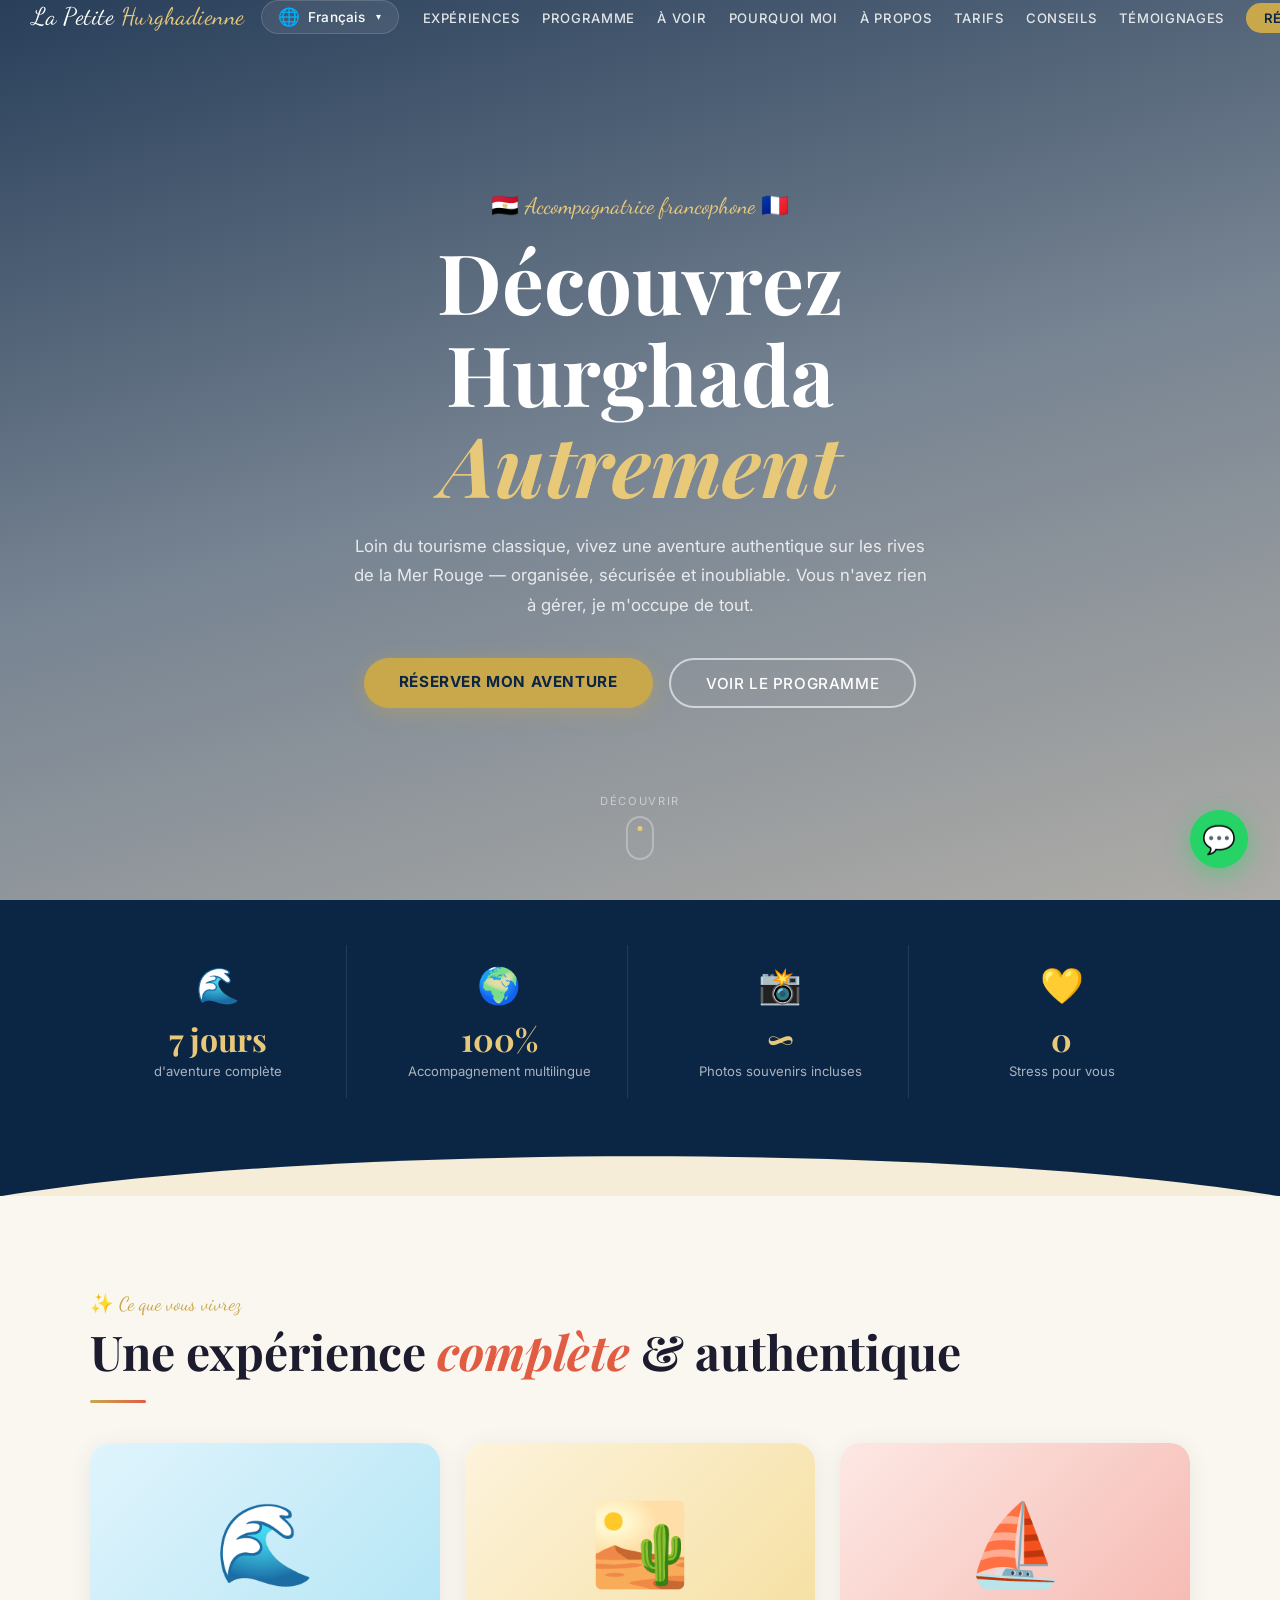
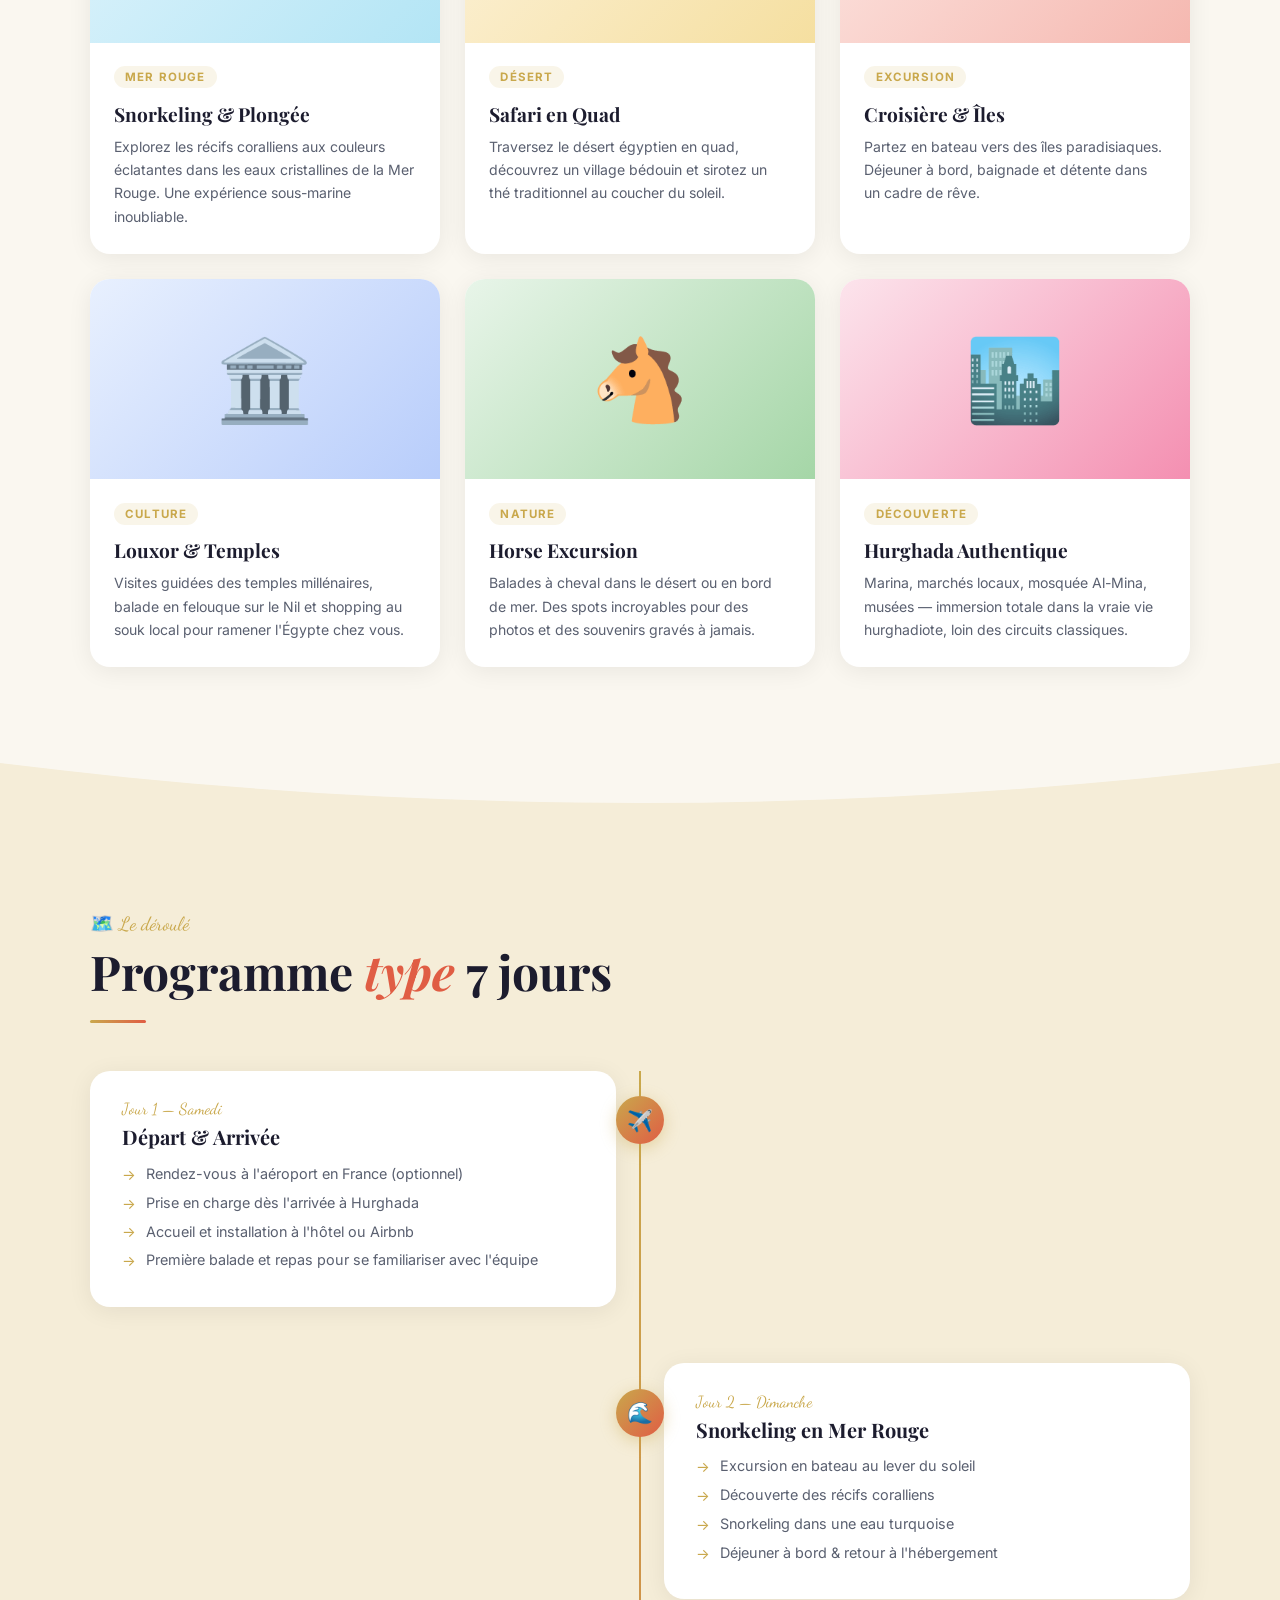
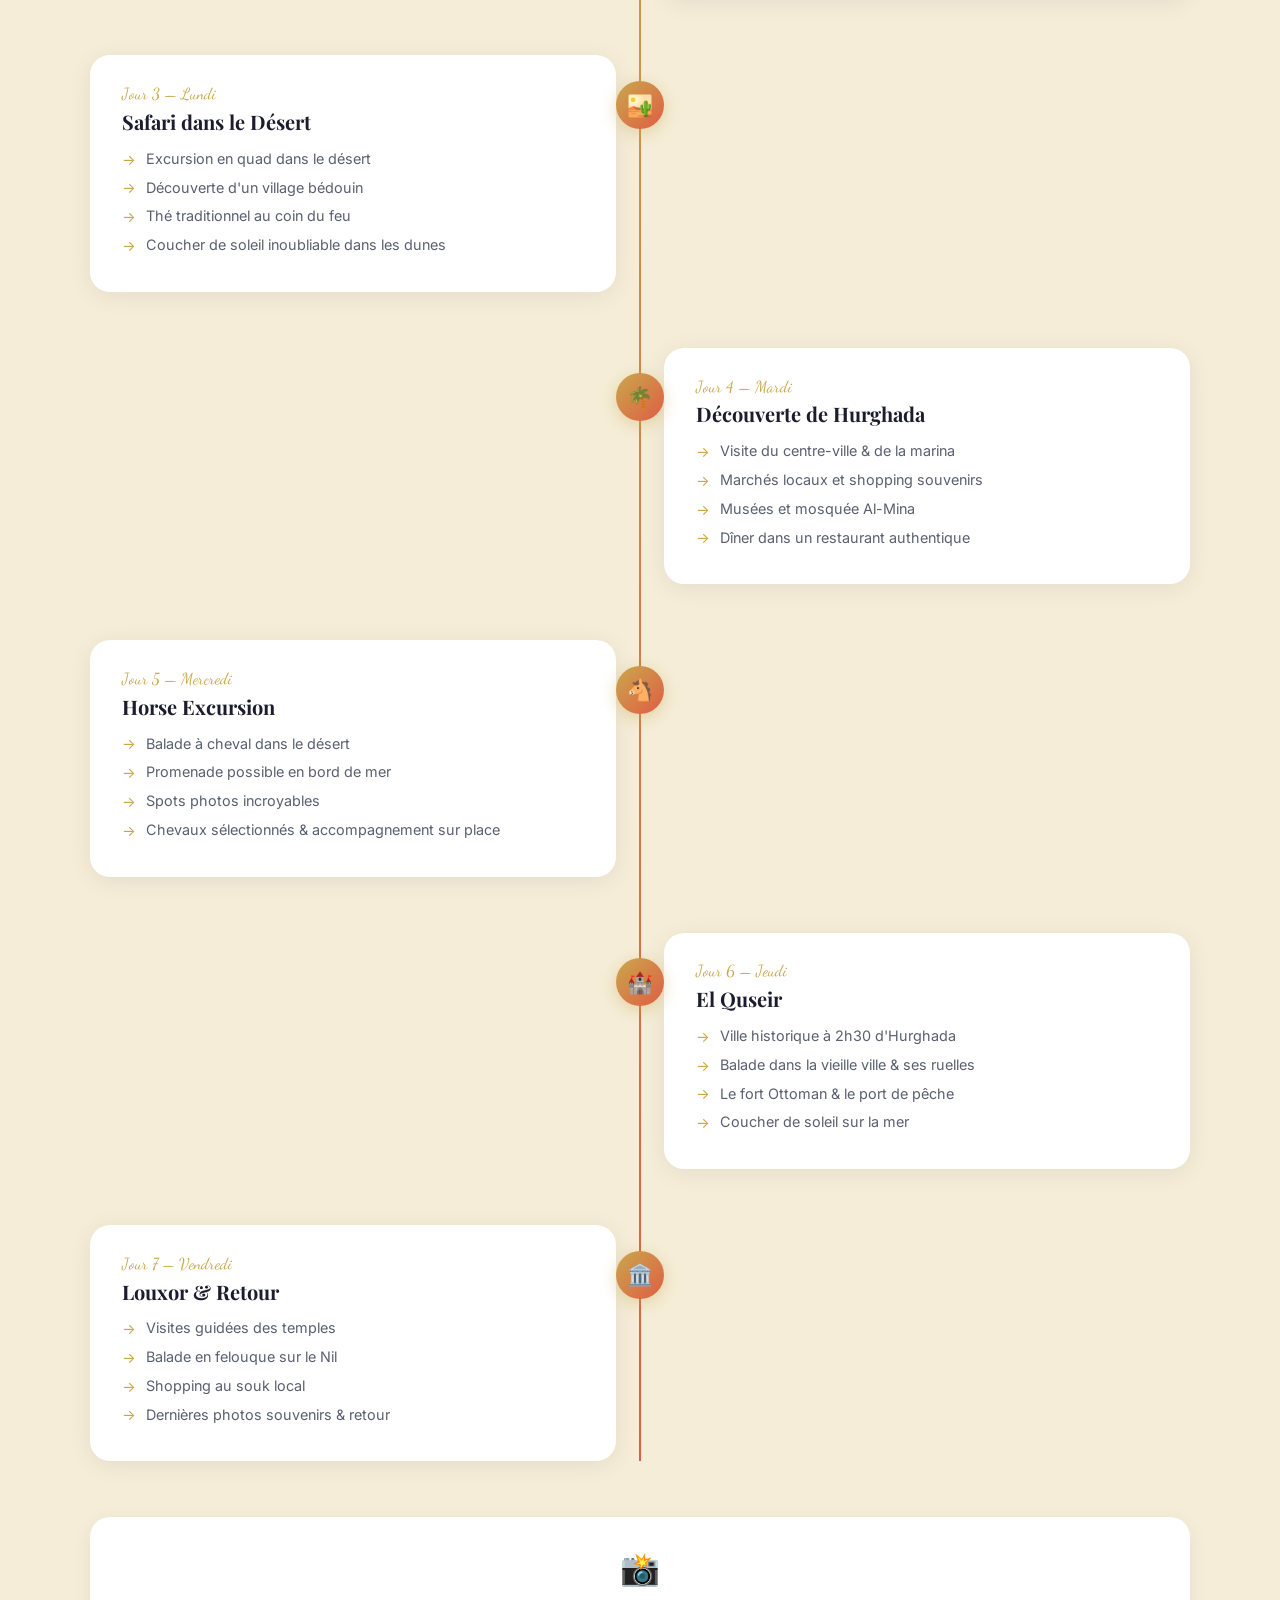
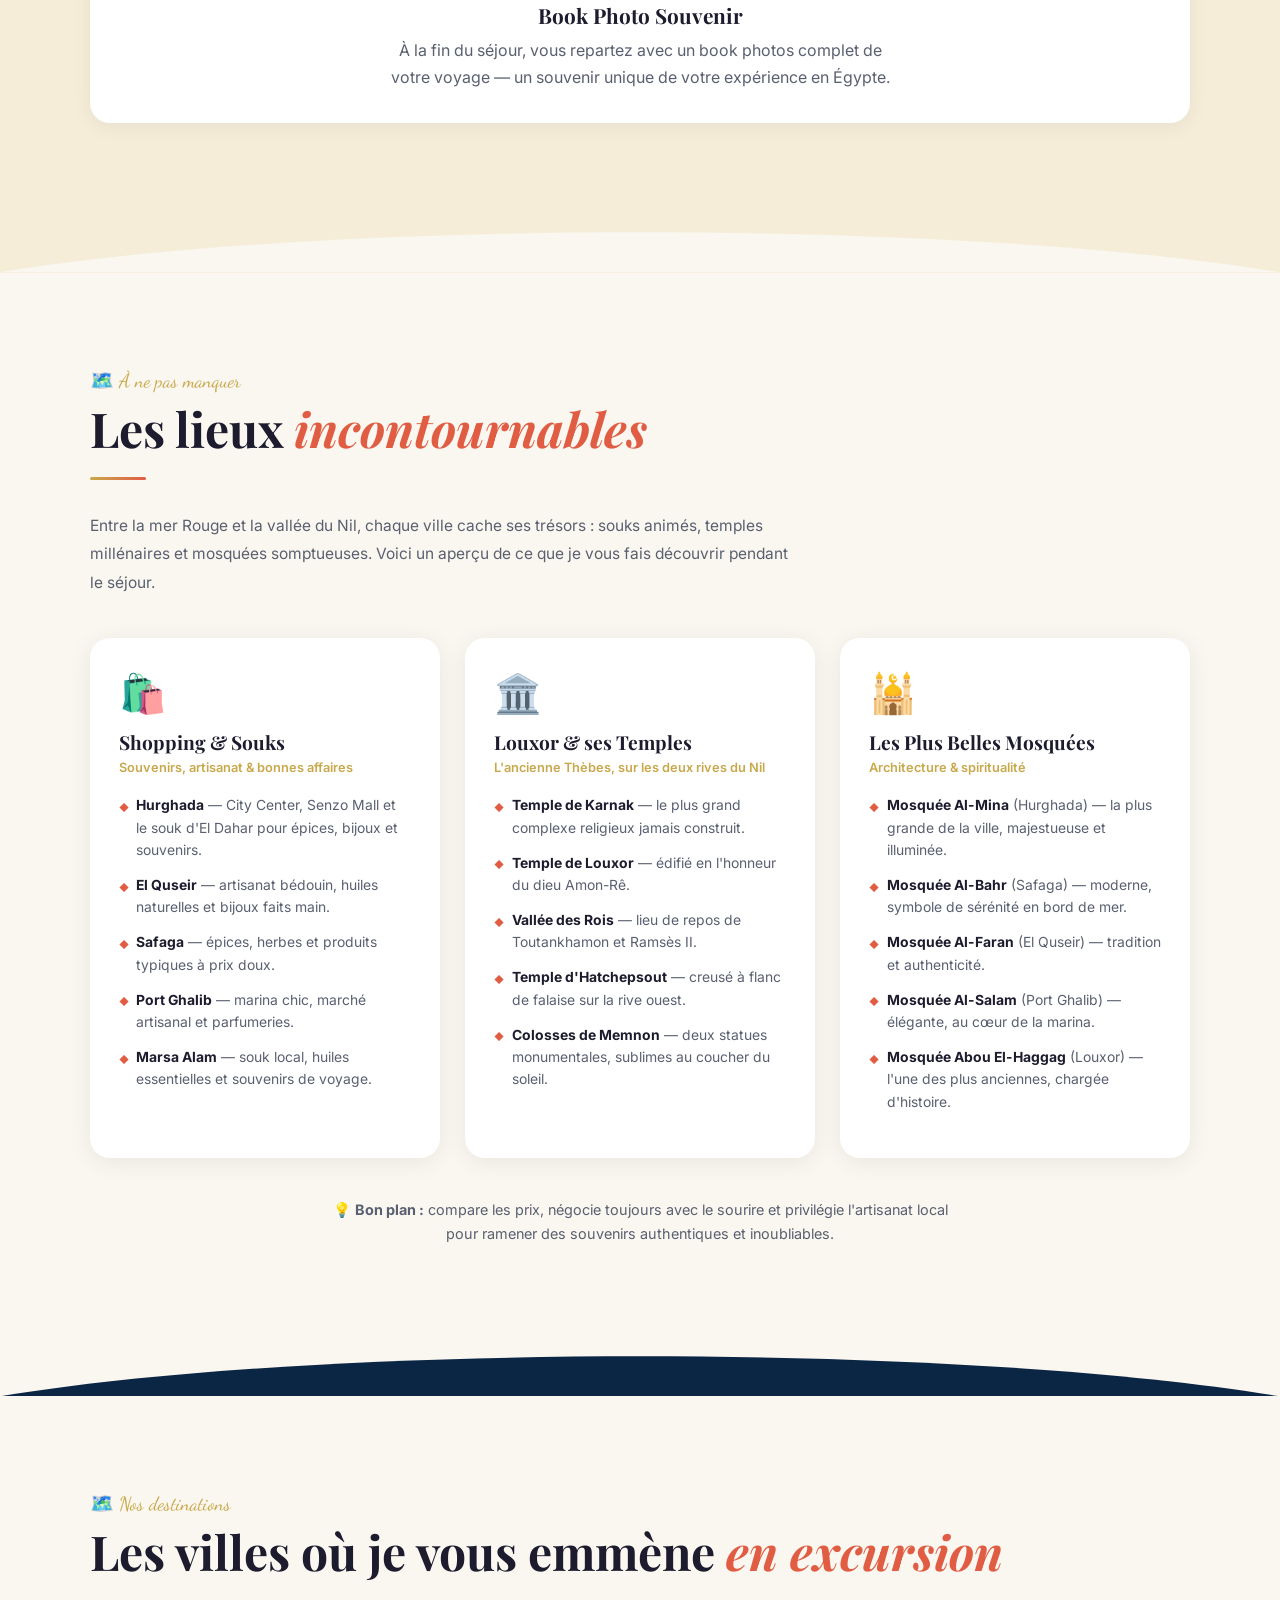
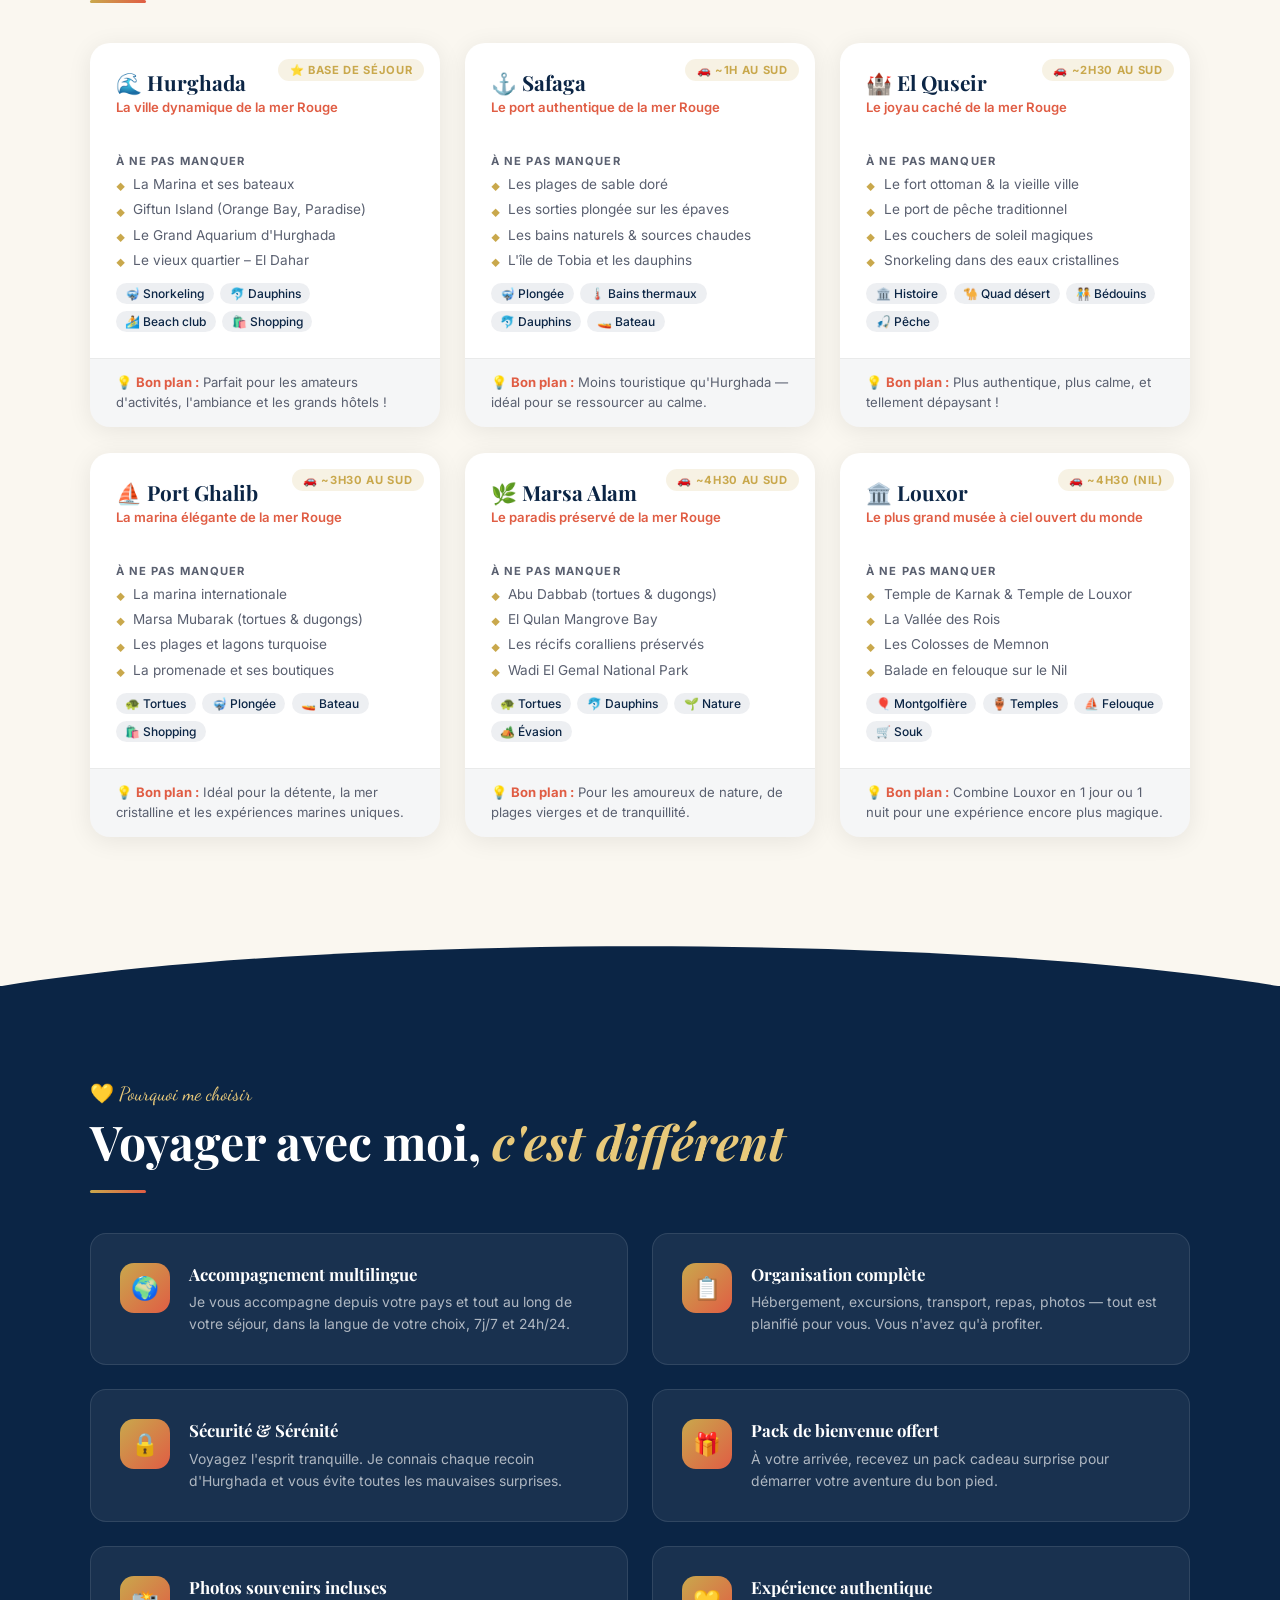
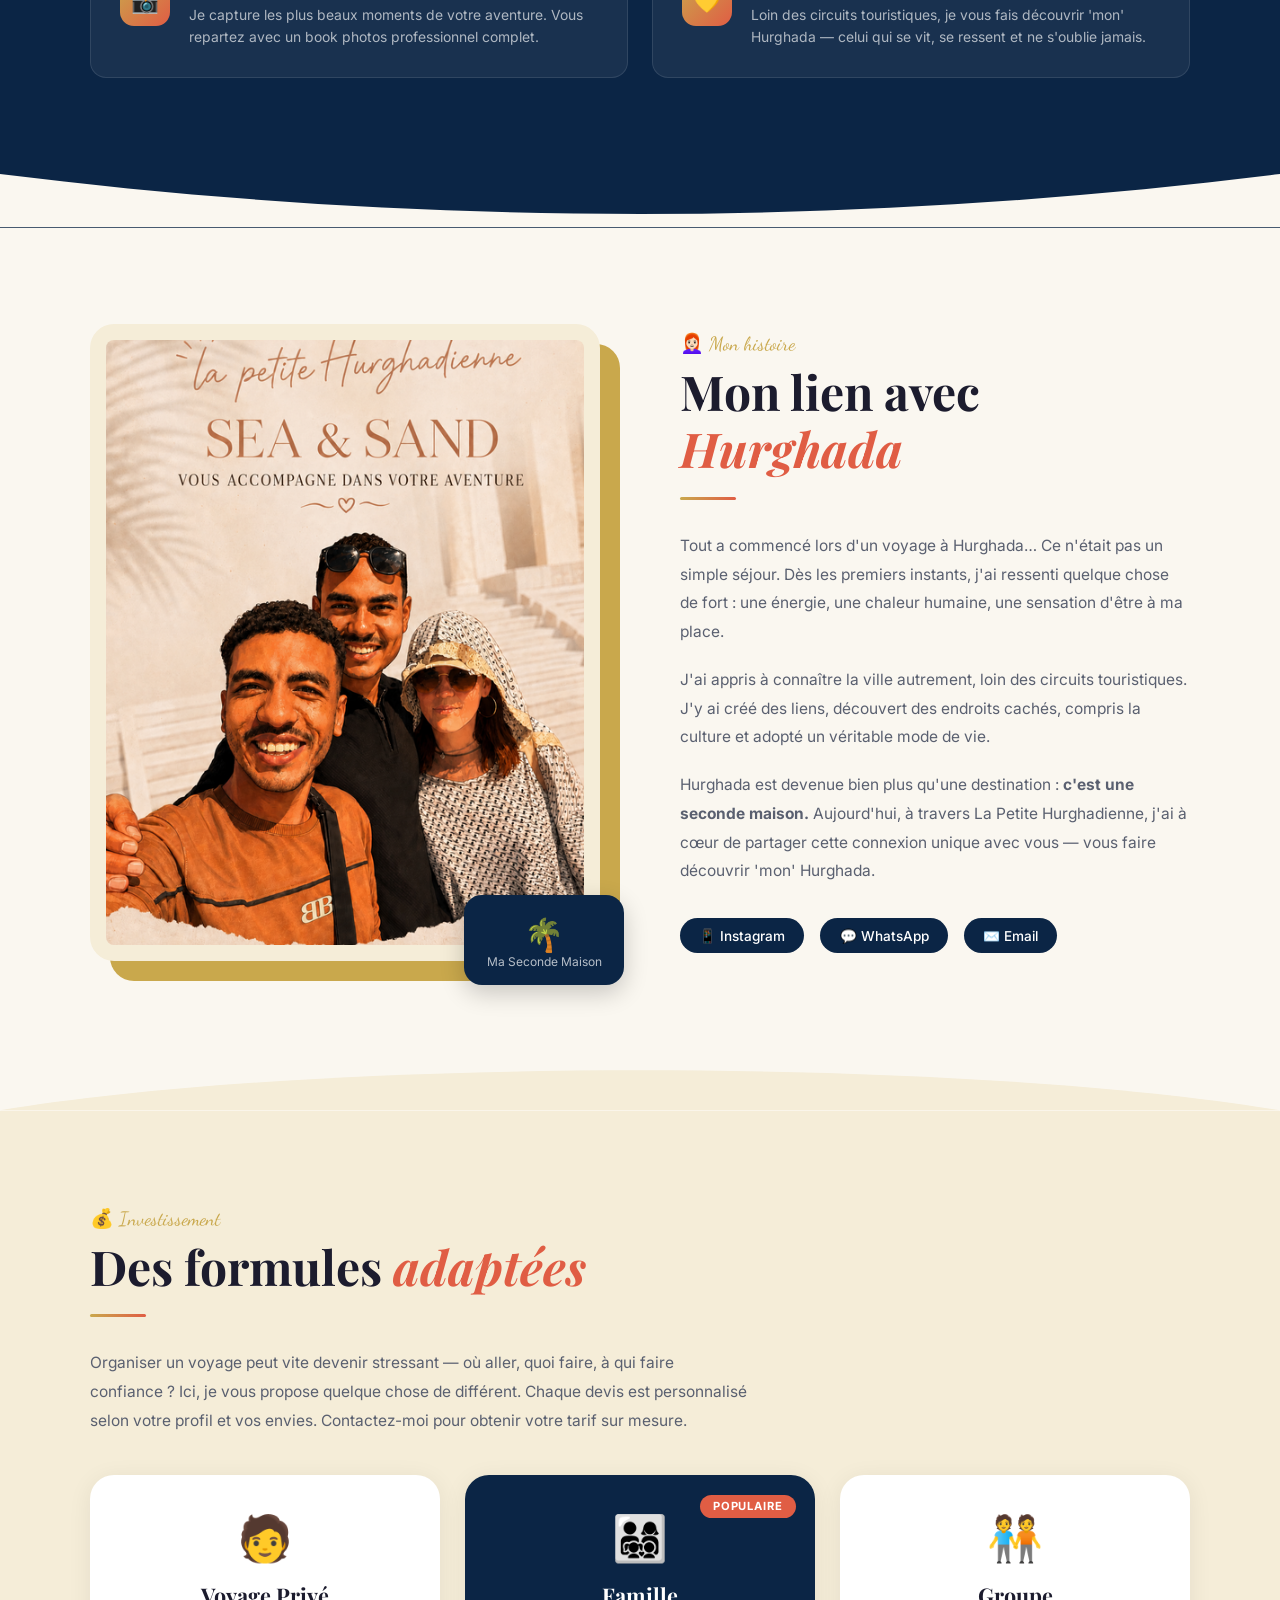
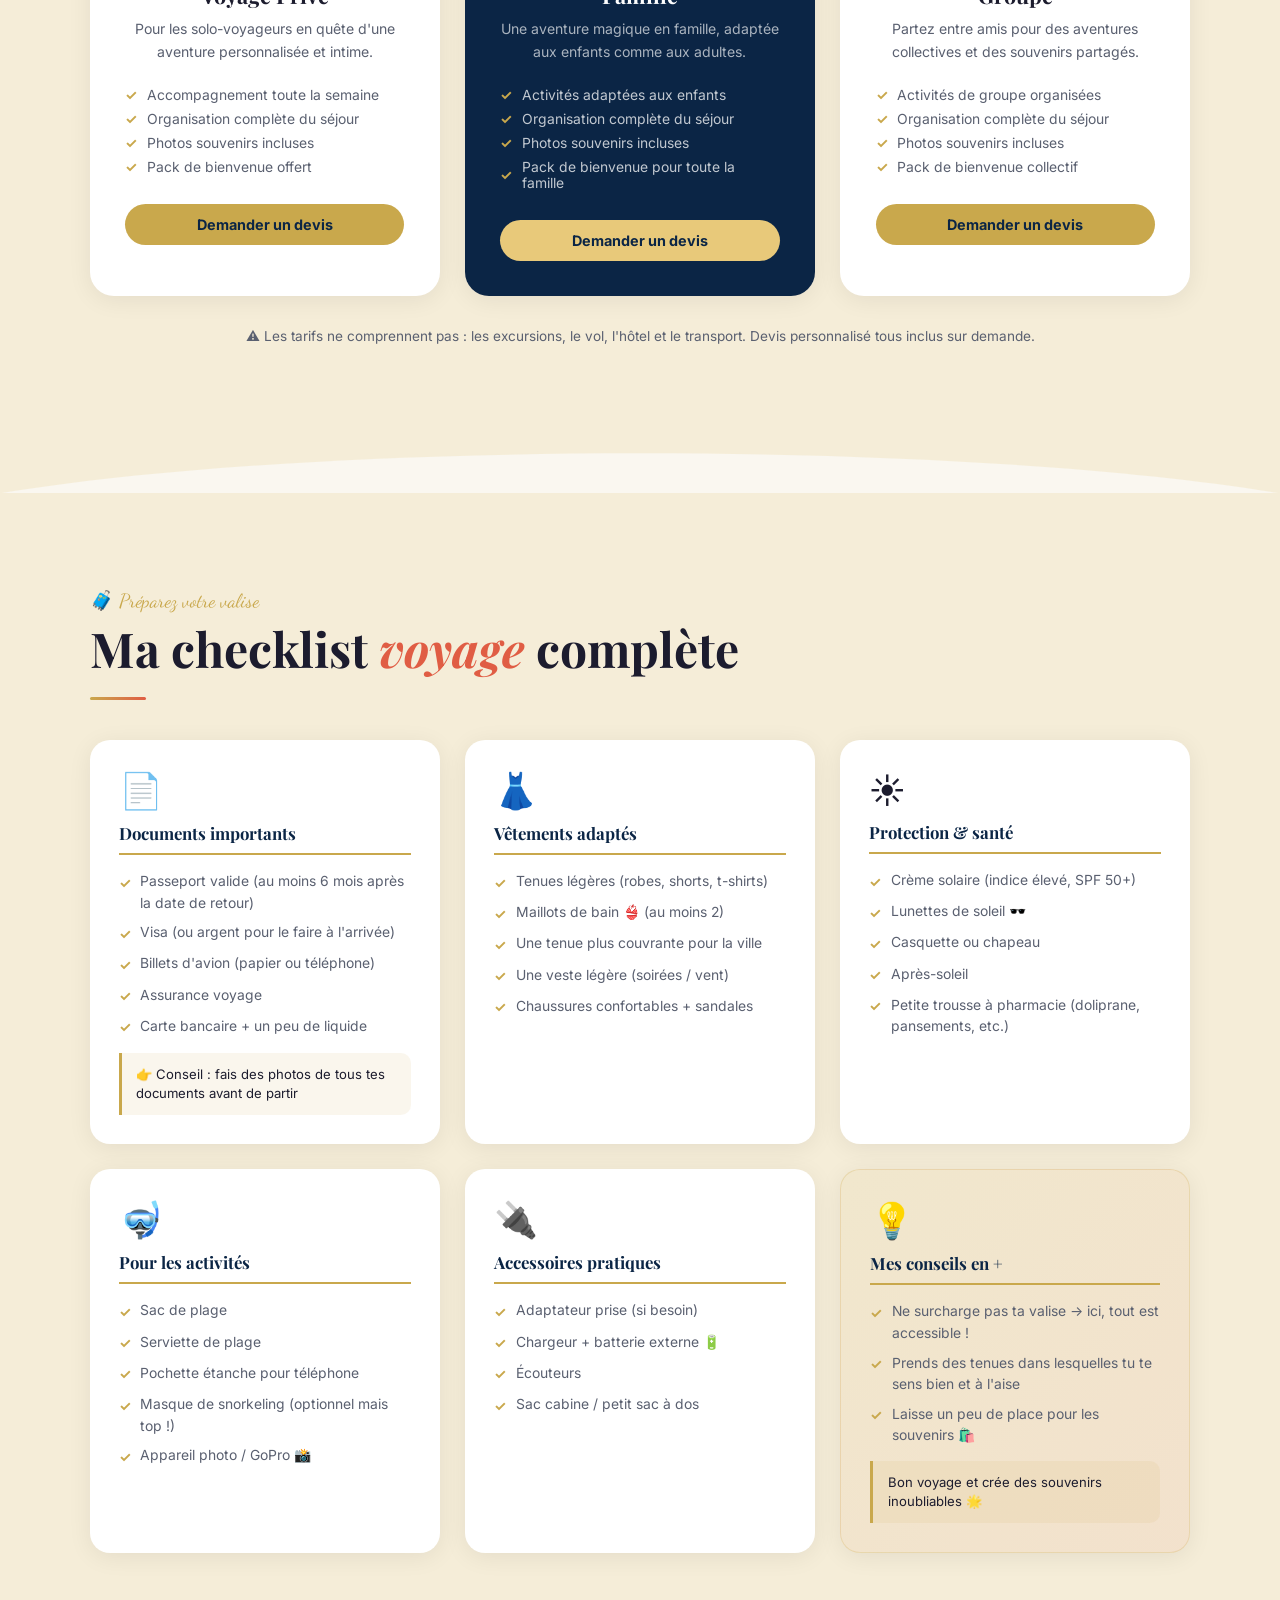
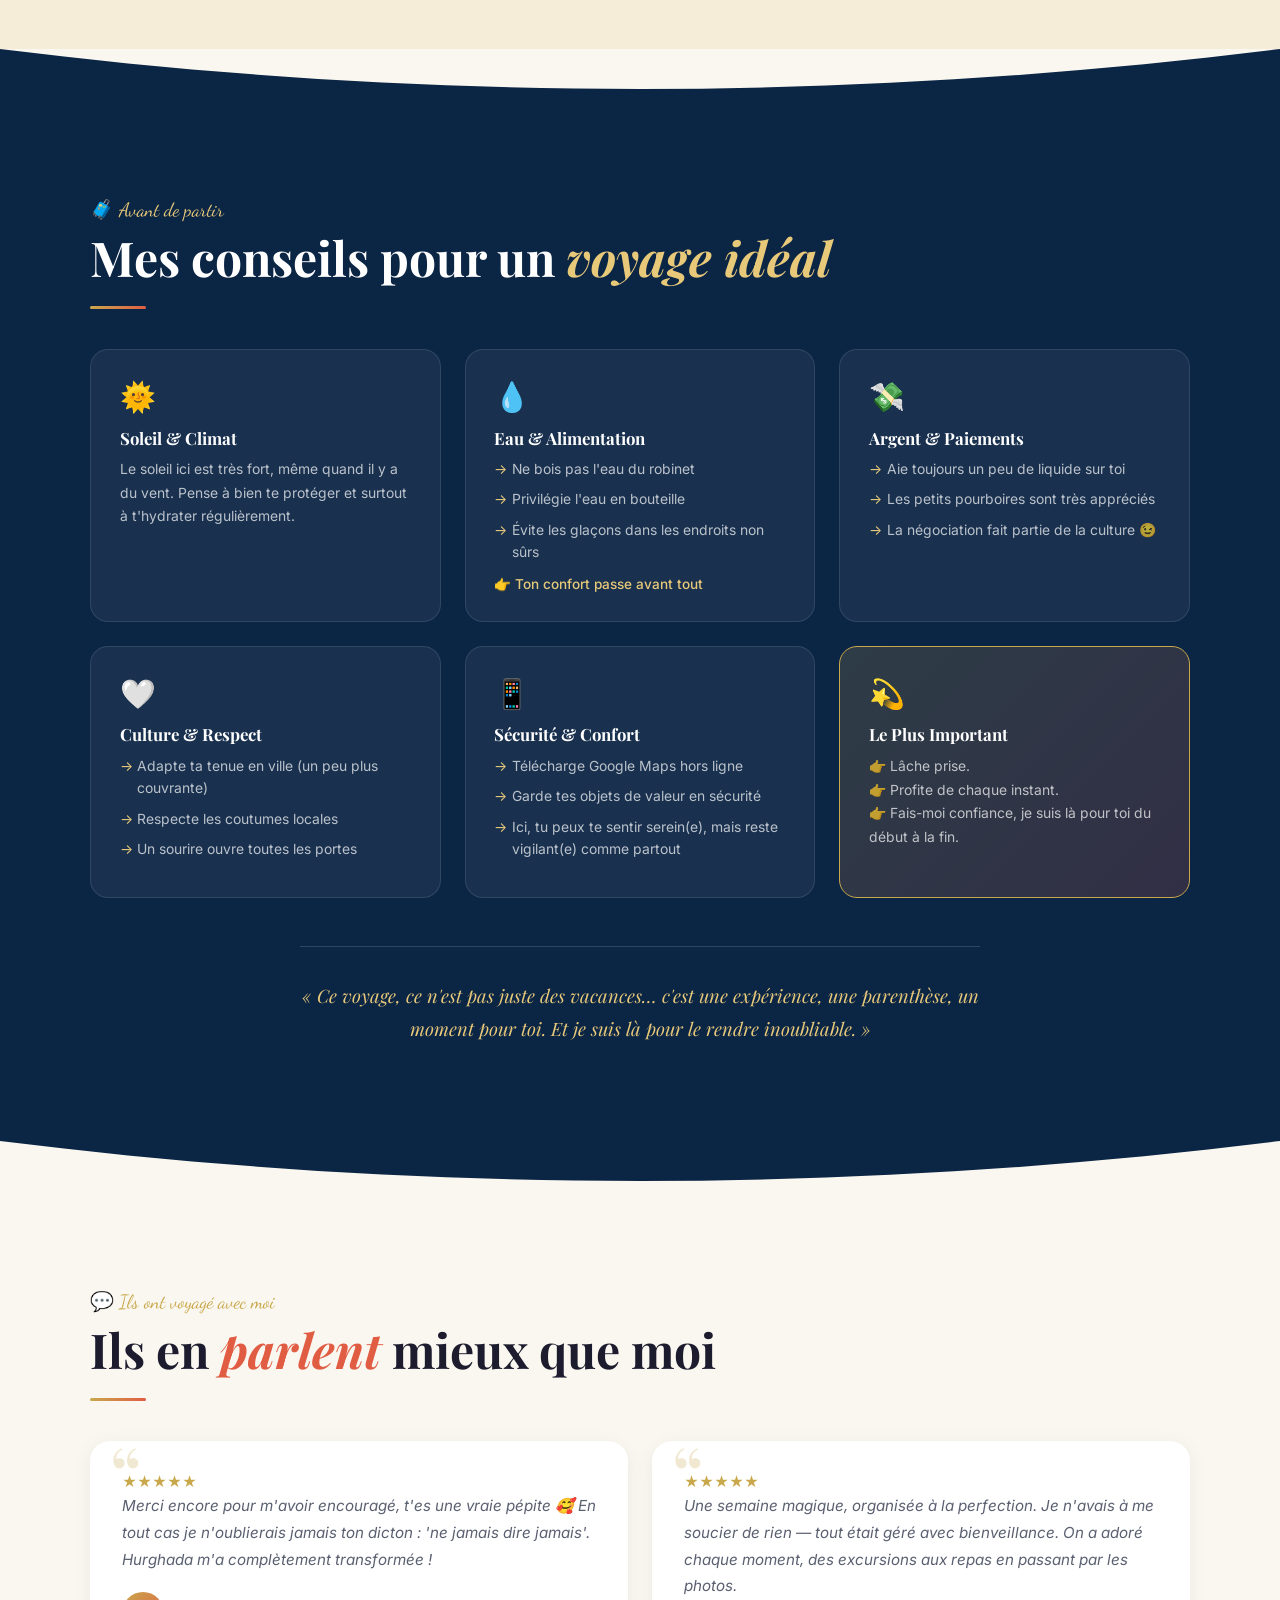
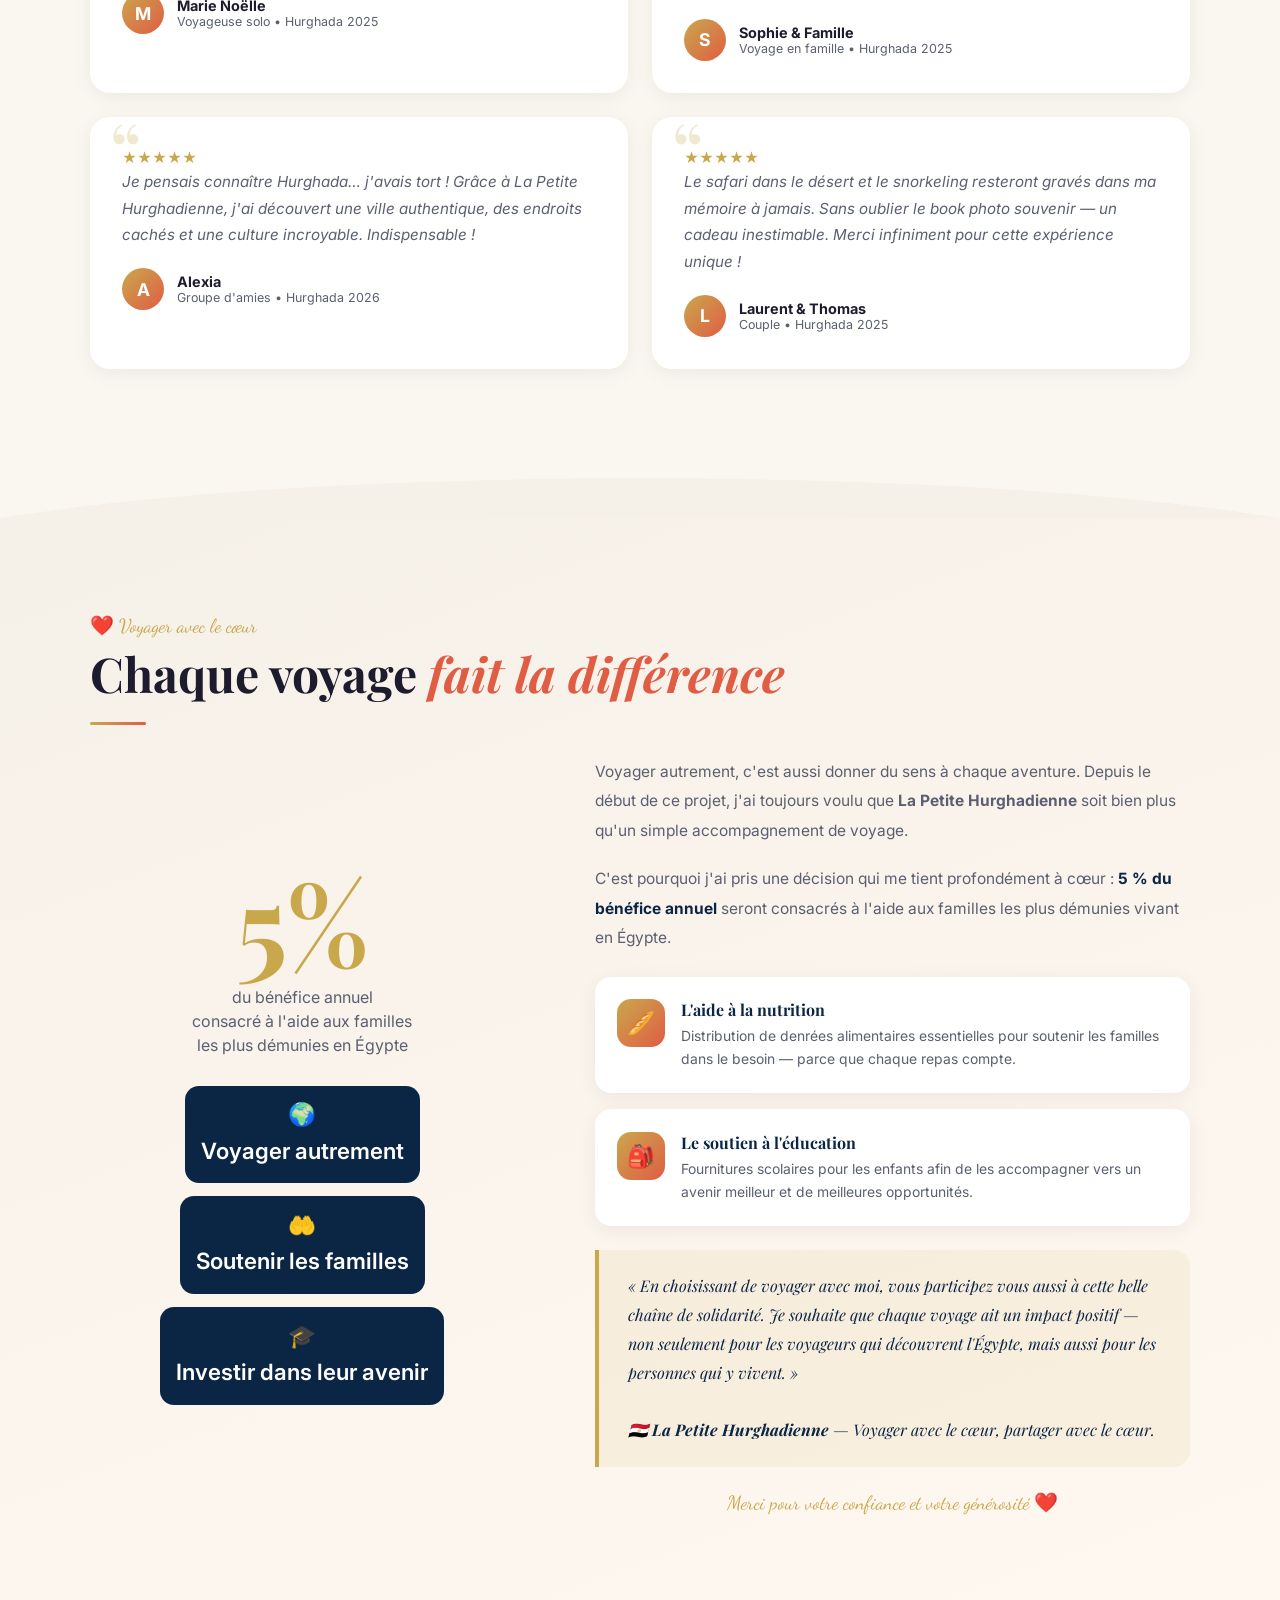
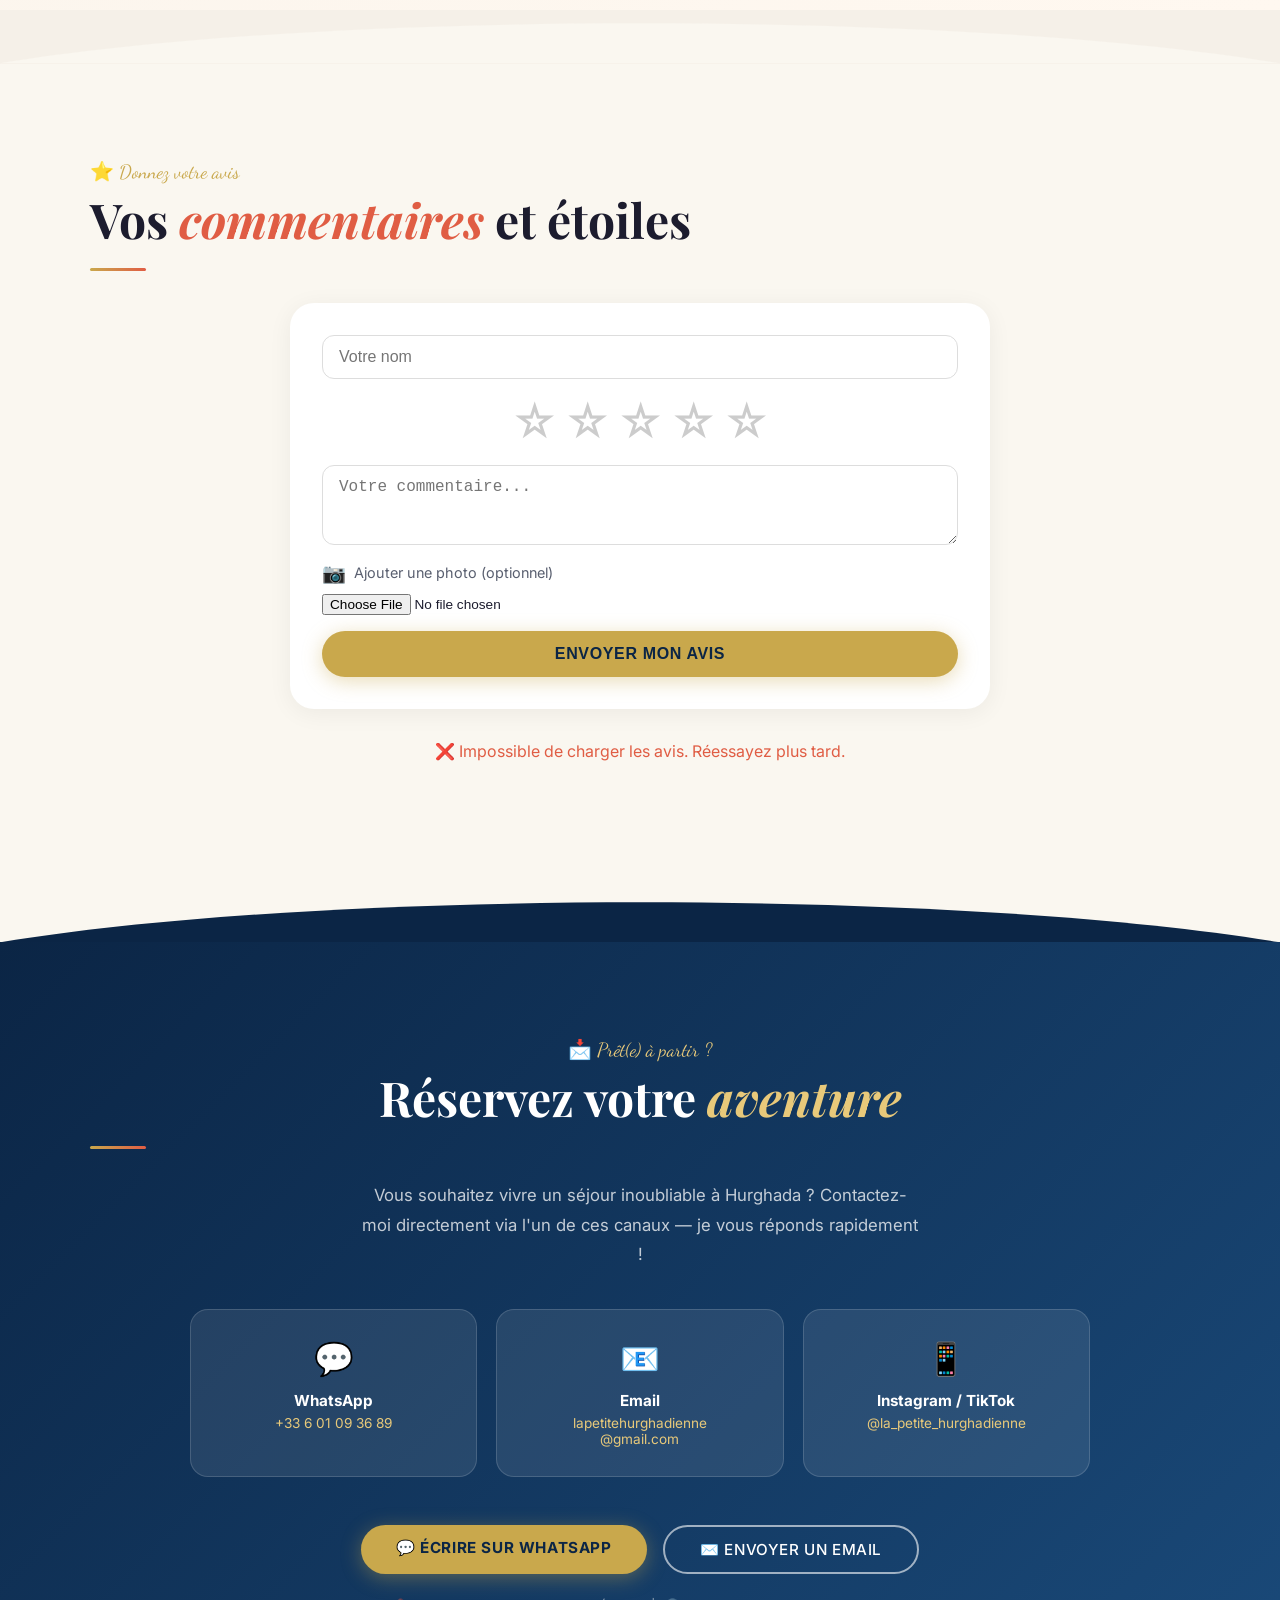
<file: index.html>
<!DOCTYPE html>
<html lang="fr">
<head>
  <meta charset="UTF-8">
  <meta name="viewport" content="width=device-width, initial-scale=1.0">
  <title id="pageTitle">La Petite Hurghadienne</title>
  <!-- Google Fonts -->
  <link rel="preconnect" href="https://fonts.googleapis.com">
  <link rel="preconnect" href="https://fonts.gstatic.com" crossorigin>
  <link href="https://fonts.googleapis.com/css2?family=Playfair+Display:ital,wght@0,400;0,600;0,700;1,400&family=Inter:wght@300;400;500;600&family=Dancing+Script:wght@600&display=swap" rel="stylesheet">
  <!-- CSS -->
  <link rel="stylesheet" href="style.css">
</head>
<body>

<!-- MOBILE MENU -->
<div class="mobile-menu" id="mobileMenu">
  <span class="mobile-close" onclick="closeMenu()" role="button" tabindex="0" aria-label="Fermer le menu">✕</span>
  <a href="#experiences" data-i18n="nav_experiences" onclick="closeMenu()">Expériences</a>
  <a href="#programme" data-i18n="nav_programme" onclick="closeMenu()">Programme</a>
  <a href="#excursions" data-i18n="nav_destinations" onclick="closeMenu()">Destinations</a>
  <a href="#incontournables" data-i18n="nav_voir" onclick="closeMenu()">À Voir</a>
  <a href="#pourquoi" data-i18n="nav_pourquoi" onclick="closeMenu()">Pourquoi moi</a>
  <a href="#about" data-i18n="nav_about" onclick="closeMenu()">À Propos</a>
  <a href="#tarifs" data-i18n="nav_tarifs" onclick="closeMenu()">Tarifs</a>
  <a href="#checklist" data-i18n="nav_checklist" onclick="closeMenu()">Checklist</a>
  <a href="#conseils" data-i18n="nav_conseils" onclick="closeMenu()">Conseils</a>
  <a href="#temoignages" data-i18n="nav_temoignages" onclick="closeMenu()">Témoignages</a>
  <a href="#solidaire" data-i18n="nav_solidaire" onclick="closeMenu()">Solidarité ❤️</a>
  <a href="#avis" data-i18n="nav_avis" onclick="closeMenu()">Avis ⭐</a>
  <a href="#contact" data-i18n="nav_contact" onclick="closeMenu()">Contact</a>
</div>

<!-- NAV -->
<nav id="mainNav">
  <a class="nav-logo" href="#hero">La Petite <span>Hurghadienne</span></a>
  
  <!-- Language Dropdown (Professional) -->
  <div class="lang-dropdown-wrapper">
    <button class="lang-toggle" onclick="toggleLangDropdown()" aria-label="Choisir la langue" aria-haspopup="true">
      <span class="lang-icon">🌐</span>
      <span id="currentLangLabel">Français</span>
      <span class="lang-arrow">▾</span>
    </button>
    <ul class="lang-dropdown" id="langDropdown">
      <li data-lang="fr" onclick="switchLanguage('fr')">🇫🇷 Français</li>
      <li data-lang="en" onclick="switchLanguage('en')">🇬🇧 English</li>
      <li data-lang="de" onclick="switchLanguage('de')">🇩🇪 Deutsch</li>
      <li data-lang="it" onclick="switchLanguage('it')">🇮🇹 Italiano</li>
      <li data-lang="pl" onclick="switchLanguage('pl')">🇵🇱 Polski</li>
    </ul>
  </div>

  <ul class="nav-links">
    <li><a href="#experiences" data-i18n="nav_experiences">Expériences</a></li>
    <li><a href="#programme" data-i18n="nav_programme">Programme</a></li>
    <li><a href="#incontournables" data-i18n="nav_voir">À Voir</a></li>
    <li><a href="#pourquoi" data-i18n="nav_pourquoi">Pourquoi moi</a></li>
    <li><a href="#about" data-i18n="nav_about">À Propos</a></li>
    <li><a href="#tarifs" data-i18n="nav_tarifs">Tarifs</a></li>
    <li><a href="#conseils" data-i18n="nav_conseils">Conseils</a></li>
    <li><a href="#temoignages" data-i18n="nav_temoignages">Témoignages</a></li>
    <li><a href="#contact" class="nav-cta" data-i18n="nav_reserver">Réserver</a></li>
  </ul>
  <div class="hamburger" onclick="openMenu()" role="button" tabindex="0" aria-label="Ouvrir le menu">
    <span></span><span></span><span></span>
  </div>
</nav>

<!-- HERO -->
<section id="hero">
  <div class="hero-bg"></div>
  <div class="hero-particles" id="particles"></div>
  <div class="hero-content">
    <span class="hero-eyebrow" data-i18n="hero_badge">🇪🇬 Accompagnatrice francophone 🇫🇷</span>
    <h1 class="hero-title" data-i18n="hero_title">Découvrez Hurghada<br><em>Autrement</em></h1>
    <p class="hero-sub" data-i18n="hero_sub">Loin du tourisme classique, vivez une aventure authentique sur les rives de la Mer Rouge — organisée, sécurisée et inoubliable. Vous n'avez rien à gérer, je m'occupe de tout.</p>
    <div class="hero-btns">
      <a href="#contact" class="btn-primary" data-i18n="hero_btn1">Réserver mon aventure</a>
      <a href="#programme" class="btn-ghost" data-i18n="hero_btn2">Voir le programme</a>
    </div>
  </div>
  <div class="hero-scroll">
    <span data-i18n="hero_scroll">Découvrir</span>
    <div class="scroll-dot"></div>
  </div>
</section>

<!-- HIGHLIGHTS -->
<div class="highlights">
  <div class="highlights-inner">
    <div class="highlight-card">
      <div class="highlight-icon">🌊</div>
      <div class="highlight-val" data-i18n="h_val1">7 jours</div>
      <div class="highlight-label" data-i18n="h_label1">d'aventure complète</div>
    </div>
    <div class="highlight-card">
      <div class="highlight-icon">🌍</div>
      <div class="highlight-val" data-i18n="h_val2">100%</div>
      <div class="highlight-label" data-i18n="h_label2">Accompagnement multilingue</div>
    </div>
    <div class="highlight-card">
      <div class="highlight-icon">📸</div>
      <div class="highlight-val" data-i18n="h_val3">∞</div>
      <div class="highlight-label" data-i18n="h_label3">Photos souvenirs incluses</div>
    </div>
    <div class="highlight-card">
      <div class="highlight-icon">💛</div>
      <div class="highlight-val" data-i18n="h_val4">0</div>
      <div class="highlight-label" data-i18n="h_label4">Stress pour vous</div>
    </div>
  </div>
</div>

<!-- WAVE -->
<svg class="wave-divider" viewBox="0 0 1440 60" xmlns="http://www.w3.org/2000/svg" preserveAspectRatio="none" style="background:#0B2545">
  <path d="M0,60 C360,0 1080,0 1440,60 L1440,60 L0,60 Z" fill="#F5EDD8"></path>
</svg>

<!-- EXPERIENCES -->
<section class="section" id="experiences">
  <div class="section-inner">
    <span class="section-label" data-i18n="exp_label">✨ Ce que vous vivrez</span>
    <h2 class="section-title" data-i18n="exp_title">Une expérience <em>complète</em> &amp; authentique</h2>
    <div class="divider-line"></div>
    <div class="exp-grid">
      <div class="exp-card reveal">
        <div class="exp-emoji-header" style="background:linear-gradient(135deg,#e0f4fc,#b3e5f5)">🌊</div>
        <div class="exp-body">
          <span class="exp-badge" data-i18n="exp1_badge">Mer Rouge</span>
          <h3 class="exp-title" data-i18n="exp1_title">Snorkeling &amp; Plongée</h3>
          <p class="exp-desc" data-i18n="exp1_desc">Explorez les récifs coralliens aux couleurs éclatantes dans les eaux cristallines de la Mer Rouge. Une expérience sous-marine inoubliable.</p>
        </div>
      </div>
      <div class="exp-card reveal">
        <div class="exp-emoji-header" style="background:linear-gradient(135deg,#fdf3dc,#f5dfa0)">🏜️</div>
        <div class="exp-body">
          <span class="exp-badge" data-i18n="exp2_badge">Désert</span>
          <h3 class="exp-title" data-i18n="exp2_title">Safari en Quad</h3>
          <p class="exp-desc" data-i18n="exp2_desc">Traversez le désert égyptien en quad, découvrez un village bédouin et sirotez un thé traditionnel au coucher du soleil.</p>
        </div>
      </div>
      <div class="exp-card reveal">
        <div class="exp-emoji-header" style="background:linear-gradient(135deg,#fde8e4,#f5b8b0)">⛵</div>
        <div class="exp-body">
          <span class="exp-badge" data-i18n="exp3_badge">Excursion</span>
          <h3 class="exp-title" data-i18n="exp3_title">Croisière &amp; Îles</h3>
          <p class="exp-desc" data-i18n="exp3_desc">Partez en bateau vers des îles paradisiaques. Déjeuner à bord, baignade et détente dans un cadre de rêve.</p>
        </div>
      </div>
      <div class="exp-card reveal">
        <div class="exp-emoji-header" style="background:linear-gradient(135deg,#e8f0fe,#b8cdfb)">🏛️</div>
        <div class="exp-body">
          <span class="exp-badge" data-i18n="exp4_badge">Culture</span>
          <h3 class="exp-title" data-i18n="exp4_title">Louxor &amp; Temples</h3>
          <p class="exp-desc" data-i18n="exp4_desc">Visites guidées des temples millénaires, balade en felouque sur le Nil et shopping au souk local pour ramener l'Égypte chez vous.</p>
        </div>
      </div>
      <div class="exp-card reveal">
        <div class="exp-emoji-header" style="background:linear-gradient(135deg,#e8f5e9,#a5d6a7)">🐴</div>
        <div class="exp-body">
          <span class="exp-badge" data-i18n="exp5_badge">Nature</span>
          <h3 class="exp-title" data-i18n="exp5_title">Horse Excursion</h3>
          <p class="exp-desc" data-i18n="exp5_desc">Balades à cheval dans le désert ou en bord de mer. Des spots incroyables pour des photos et des souvenirs gravés à jamais.</p>
        </div>
      </div>
      <div class="exp-card reveal">
        <div class="exp-emoji-header" style="background:linear-gradient(135deg,#fce4ec,#f48fb1)">🏙️</div>
        <div class="exp-body">
          <span class="exp-badge" data-i18n="exp6_badge">Découverte</span>
          <h3 class="exp-title" data-i18n="exp6_title">Hurghada Authentique</h3>
          <p class="exp-desc" data-i18n="exp6_desc">Marina, marchés locaux, mosquée Al-Mina, musées — immersion totale dans la vraie vie hurghadiote, loin des circuits classiques.</p>
        </div>
      </div>
    </div>
  </div>
</section>

<!-- WAVE -->
<svg class="wave-divider" viewBox="0 0 1440 60" xmlns="http://www.w3.org/2000/svg" preserveAspectRatio="none" style="background:#FAF7F0">
  <path d="M0,0 C480,60 960,60 1440,0 L1440,60 L0,60 Z" fill="#F5EDD8"></path>
</svg>

<!-- PROGRAMME -->
<section class="section" id="programme">
  <div class="section-inner">
    <span class="section-label" data-i18n="prog_label">🗺️ Le déroulé</span>
    <h2 class="section-title" data-i18n="prog_title">Programme <em>type</em> 7 jours</h2>
    <div class="divider-line"></div>
    <div class="timeline">
      <div class="day reveal">
        <div class="day-dot">✈️</div>
        <div class="day-content">
          <div class="day-number" data-i18n="prog_day1_label">Jour 1 — Samedi</div>
          <h3 class="day-title" data-i18n="prog_day1_title">Départ &amp; Arrivée</h3>
          <ul class="day-list">
            <li data-i18n="prog_day1_l1">Rendez-vous à l'aéroport en France (optionnel)</li>
            <li data-i18n="prog_day1_l2">Prise en charge dès l'arrivée à Hurghada</li>
            <li data-i18n="prog_day1_l3">Accueil et installation à l'hôtel ou Airbnb</li>
            <li data-i18n="prog_day1_l4">Première balade et repas pour se familiariser avec l'équipe</li>
          </ul>
        </div>
      </div>
      <div class="day reveal">
        <div class="day-dot">🌊</div>
        <div class="day-content">
          <div class="day-number" data-i18n="prog_day2_label">Jour 2 — Dimanche</div>
          <h3 class="day-title" data-i18n="prog_day2_title">Snorkeling en Mer Rouge</h3>
          <ul class="day-list">
            <li data-i18n="prog_day2_l1">Excursion en bateau au lever du soleil</li>
            <li data-i18n="prog_day2_l2">Découverte des récifs coralliens</li>
            <li data-i18n="prog_day2_l3">Snorkeling dans une eau turquoise</li>
            <li data-i18n="prog_day2_l4">Déjeuner à bord &amp; retour à l'hébergement</li>
          </ul>
        </div>
      </div>
      <div class="day reveal">
        <div class="day-dot">🏜️</div>
        <div class="day-content">
          <div class="day-number" data-i18n="prog_day3_label">Jour 3 — Lundi</div>
          <h3 class="day-title" data-i18n="prog_day3_title">Safari dans le Désert</h3>
          <ul class="day-list">
            <li data-i18n="prog_day3_l1">Excursion en quad dans le désert</li>
            <li data-i18n="prog_day3_l2">Découverte d'un village bédouin</li>
            <li data-i18n="prog_day3_l3">Thé traditionnel au coin du feu</li>
            <li data-i18n="prog_day3_l4">Coucher de soleil inoubliable dans les dunes</li>
          </ul>
        </div>
      </div>
      <div class="day reveal">
        <div class="day-dot">🌴</div>
        <div class="day-content">
          <div class="day-number" data-i18n="prog_day4_label">Jour 4 — Mardi</div>
          <h3 class="day-title" data-i18n="prog_day4_title">Découverte de Hurghada</h3>
          <ul class="day-list">
            <li data-i18n="prog_day4_l1">Visite du centre-ville &amp; de la marina</li>
            <li data-i18n="prog_day4_l2">Marchés locaux et shopping souvenirs</li>
            <li data-i18n="prog_day4_l3">Musées et mosquée Al-Mina</li>
            <li data-i18n="prog_day4_l4">Dîner dans un restaurant authentique</li>
          </ul>
        </div>
      </div>
      <div class="day reveal">
        <div class="day-dot">🐴</div>
        <div class="day-content">
          <div class="day-number" data-i18n="prog_day5_label">Jour 5 — Mercredi</div>
          <h3 class="day-title" data-i18n="prog_day5_title">Horse Excursion</h3>
          <ul class="day-list">
            <li data-i18n="prog_day5_l1">Balade à cheval dans le désert</li>
            <li data-i18n="prog_day5_l2">Promenade possible en bord de mer</li>
            <li data-i18n="prog_day5_l3">Spots photos incroyables</li>
            <li data-i18n="prog_day5_l4">Chevaux sélectionnés &amp; accompagnement sur place</li>
          </ul>
        </div>
      </div>
      <div class="day reveal">
        <div class="day-dot">🏰</div>
        <div class="day-content">
          <div class="day-number" data-i18n="prog_day6_label">Jour 6 — Jeudi</div>
          <h3 class="day-title" data-i18n="prog_day6_title">El Quseir</h3>
          <ul class="day-list">
            <li data-i18n="prog_day6_l1">Ville historique à 2h30 d'Hurghada</li>
            <li data-i18n="prog_day6_l2">Balade dans la vieille ville &amp; ses ruelles</li>
            <li data-i18n="prog_day6_l3">Le fort Ottoman &amp; le port de pêche</li>
            <li data-i18n="prog_day6_l4">Coucher de soleil sur la mer</li>
          </ul>
        </div>
      </div>
      <div class="day reveal">
        <div class="day-dot">🏛️</div>
        <div class="day-content">
          <div class="day-number" data-i18n="prog_day7_label">Jour 7 — Vendredi</div>
          <h3 class="day-title" data-i18n="prog_day7_title">Louxor &amp; Retour</h3>
          <ul class="day-list">
            <li data-i18n="prog_day7_l1">Visites guidées des temples</li>
            <li data-i18n="prog_day7_l2">Balade en felouque sur le Nil</li>
            <li data-i18n="prog_day7_l3">Shopping au souk local</li>
            <li data-i18n="prog_day7_l4">Dernières photos souvenirs &amp; retour</li>
          </ul>
        </div>
      </div>
    </div>
    <div style="text-align:center;margin-top:3rem;padding:2rem;background:#fff;border-radius:20px;box-shadow:0 4px 20px rgba(0,0,0,.06)" class="reveal">
      <div style="font-size:2rem;margin-bottom:.8rem">📸</div>
      <h3 style="font-family:'Playfair Display',serif;font-size:1.3rem;margin-bottom:.5rem" data-i18n="prog_book_title">Book Photo Souvenir</h3>
      <p style="color:var(--text-muted);max-width:500px;margin:0 auto;line-height:1.7" data-i18n="prog_book_desc">À la fin du séjour, vous repartez avec un book photos complet de votre voyage — un souvenir unique de votre expérience en Égypte.</p>
    </div>
  </div>
</section>

<!-- WAVE -->
<svg class="wave-divider" viewBox="0 0 1440 60" xmlns="http://www.w3.org/2000/svg" preserveAspectRatio="none" style="background:#F5EDD8">
  <path d="M0,60 C360,0 1080,0 1440,60 L1440,60 L0,60 Z" fill="#FAF7F0"></path>
</svg>

<!-- INCONTOURNABLES -->
<section class="section" id="incontournables">
  <div class="section-inner">
    <span class="section-label" data-i18n="voir_label">🗺️ À ne pas manquer</span>
    <h2 class="section-title" data-i18n="voir_title">Les lieux <em>incontournables</em></h2>
    <div class="divider-line"></div>
    <p class="lieux-intro" data-i18n="voir_intro">Entre la mer Rouge et la vallée du Nil, chaque ville cache ses trésors : souks animés, temples millénaires et mosquées somptueuses. Voici un aperçu de ce que je vous fais découvrir pendant le séjour.</p>
    <div class="lieux-grid">
      <div class="lieux-card reveal">
        <div class="lieux-icon">🛍️</div>
        <h3 class="lieux-title" data-i18n="voir_cat1_title">Shopping &amp; Souks</h3>
        <p class="lieux-sub" data-i18n="voir_cat1_sub">Souvenirs, artisanat &amp; bonnes affaires</p>
        <ul class="lieux-list">
          <li data-i18n="voir_cat1_l1"><strong>Hurghada</strong> — City Center, Senzo Mall et le souk d'El Dahar pour épices, bijoux et souvenirs.</li>
          <li data-i18n="voir_cat1_l2"><strong>El Quseir</strong> — artisanat bédouin, huiles naturelles et bijoux faits main.</li>
          <li data-i18n="voir_cat1_l3"><strong>Safaga</strong> — épices, herbes et produits typiques à prix doux.</li>
          <li data-i18n="voir_cat1_l4"><strong>Port Ghalib</strong> — marina chic, marché artisanal et parfumeries.</li>
          <li data-i18n="voir_cat1_l5"><strong>Marsa Alam</strong> — souk local, huiles essentielles et souvenirs de voyage.</li>
        </ul>
      </div>
      <div class="lieux-card reveal">
        <div class="lieux-icon">🏛️</div>
        <h3 class="lieux-title" data-i18n="voir_cat2_title">Louxor &amp; ses Temples</h3>
        <p class="lieux-sub" data-i18n="voir_cat2_sub">L'ancienne Thèbes, sur les deux rives du Nil</p>
        <ul class="lieux-list">
          <li data-i18n="voir_cat2_l1"><strong>Temple de Karnak</strong> — le plus grand complexe religieux jamais construit.</li>
          <li data-i18n="voir_cat2_l2"><strong>Temple de Louxor</strong> — édifié en l'honneur du dieu Amon-Rê.</li>
          <li data-i18n="voir_cat2_l3"><strong>Vallée des Rois</strong> — lieu de repos de Toutankhamon et Ramsès II.</li>
          <li data-i18n="voir_cat2_l4"><strong>Temple d'Hatchepsout</strong> — creusé à flanc de falaise sur la rive ouest.</li>
          <li data-i18n="voir_cat2_l5"><strong>Colosses de Memnon</strong> — deux statues monumentales, sublimes au coucher du soleil.</li>
        </ul>
      </div>
      <div class="lieux-card reveal">
        <div class="lieux-icon">🕌</div>
        <h3 class="lieux-title" data-i18n="voir_cat3_title">Les Plus Belles Mosquées</h3>
        <p class="lieux-sub" data-i18n="voir_cat3_sub">Architecture &amp; spiritualité</p>
        <ul class="lieux-list">
          <li data-i18n="voir_cat3_l1"><strong>Mosquée Al-Mina</strong> (Hurghada) — la plus grande de la ville, majestueuse et illuminée.</li>
          <li data-i18n="voir_cat3_l2"><strong>Mosquée Al-Bahr</strong> (Safaga) — moderne, symbole de sérénité en bord de mer.</li>
          <li data-i18n="voir_cat3_l3"><strong>Mosquée Al-Faran</strong> (El Quseir) — tradition et authenticité.</li>
          <li data-i18n="voir_cat3_l4"><strong>Mosquée Al-Salam</strong> (Port Ghalib) — élégante, au cœur de la marina.</li>
          <li data-i18n="voir_cat3_l5"><strong>Mosquée Abou El-Haggag</strong> (Louxor) — l'une des plus anciennes, chargée d'histoire.</li>
        </ul>
      </div>
    </div>
    <p class="lieux-tip" data-i18n="voir_tip">💡 <strong>Bon plan :</strong> compare les prix, négocie toujours avec le sourire et privilégie l'artisanat local pour ramener des souvenirs authentiques et inoubliables.</p>
  </div>
</section>

<!-- WAVE -->
<svg class="wave-divider" viewBox="0 0 1440 60" xmlns="http://www.w3.org/2000/svg" preserveAspectRatio="none" style="background:#FAF7F0">
  <path d="M0,60 C360,0 1080,0 1440,60 L1440,60 L0,60 Z" fill="#0B2545"></path>
</svg>

<!-- DESTINATIONS -->
<section class="section" id="excursions" style="background:var(--cream)">
  <div class="section-inner">
    <span class="section-label" data-i18n="dest_label">🗺️ Nos destinations</span>
    <h2 class="section-title" data-i18n="dest_title">Les villes où je vous emmène <em>en excursion</em></h2>
    <div class="divider-line"></div>
    <div class="dest-grid">
      <div class="dest-card reveal">
        <div class="dest-header">
          <span class="dest-distance" data-i18n="dest_hurghada_badge">⭐ Base de séjour</span>
          <div class="dest-name" data-i18n="dest_hurghada_name">🌊 Hurghada</div>
          <div class="dest-tagline" data-i18n="dest_hurghada_tag">La ville dynamique de la mer Rouge</div>
        </div>
        <div class="dest-body">
          <p class="dest-section-title" data-i18n="dest_section_title">À ne pas manquer</p>
          <ul class="dest-items">
            <li data-i18n="dest_hurghada_l1">La Marina et ses bateaux</li>
            <li data-i18n="dest_hurghada_l2">Giftun Island (Orange Bay, Paradise)</li>
            <li data-i18n="dest_hurghada_l3">Le Grand Aquarium d'Hurghada</li>
            <li data-i18n="dest_hurghada_l4">Le vieux quartier – El Dahar</li>
          </ul>
          <div class="dest-activities">
            <span class="dest-act-tag" data-i18n="act_snorkeling">🤿 Snorkeling</span>
            <span class="dest-act-tag" data-i18n="act_dolphins">🐬 Dauphins</span>
            <span class="dest-act-tag" data-i18n="act_beach">🏄 Beach club</span>
            <span class="dest-act-tag" data-i18n="act_shopping">🛍️ Shopping</span>
          </div>
        </div>
        <div class="dest-footer" data-i18n="dest_hurghada_tip">💡 <strong>Bon plan :</strong> Parfait pour les amateurs d'activités, l'ambiance et les grands hôtels !</div>
      </div>
      <div class="dest-card reveal">
        <div class="dest-header">
          <span class="dest-distance" data-i18n="dest_safaga_dist">🚗 ~1h au sud</span>
          <div class="dest-name" data-i18n="dest_safaga_name">⚓ Safaga</div>
          <div class="dest-tagline" data-i18n="dest_safaga_tag">Le port authentique de la mer Rouge</div>
        </div>
        <div class="dest-body">
          <p class="dest-section-title" data-i18n="dest_section_title">À ne pas manquer</p>
          <ul class="dest-items">
            <li data-i18n="dest_safaga_l1">Les plages de sable doré</li>
            <li data-i18n="dest_safaga_l2">Les sorties plongée sur les épaves</li>
            <li data-i18n="dest_safaga_l3">Les bains naturels &amp; sources chaudes</li>
            <li data-i18n="dest_safaga_l4">L'île de Tobia et les dauphins</li>
          </ul>
          <div class="dest-activities">
            <span class="dest-act-tag" data-i18n="act_diving">🤿 Plongée</span>
            <span class="dest-act-tag" data-i18n="act_thermal">🌡️ Bains thermaux</span>
            <span class="dest-act-tag" data-i18n="act_dolphins">🐬 Dauphins</span>
            <span class="dest-act-tag" data-i18n="act_boat">🚤 Bateau</span>
          </div>
        </div>
        <div class="dest-footer" data-i18n="dest_safaga_tip">💡 <strong>Bon plan :</strong> Moins touristique qu'Hurghada — idéal pour se ressourcer au calme.</div>
      </div>
      <div class="dest-card reveal">
        <div class="dest-header">
          <span class="dest-distance" data-i18n="dest_quseir_dist">🚗 ~2h30 au sud</span>
          <div class="dest-name" data-i18n="dest_quseir_name">🏰 El Quseir</div>
          <div class="dest-tagline" data-i18n="dest_quseir_tag">Le joyau caché de la mer Rouge</div>
        </div>
        <div class="dest-body">
          <p class="dest-section-title" data-i18n="dest_section_title">À ne pas manquer</p>
          <ul class="dest-items">
            <li data-i18n="dest_quseir_l1">Le fort ottoman &amp; la vieille ville</li>
            <li data-i18n="dest_quseir_l2">Le port de pêche traditionnel</li>
            <li data-i18n="dest_quseir_l3">Les couchers de soleil magiques</li>
            <li data-i18n="dest_quseir_l4">Snorkeling dans des eaux cristallines</li>
          </ul>
          <div class="dest-activities">
            <span class="dest-act-tag" data-i18n="act_history">🏛️ Histoire</span>
            <span class="dest-act-tag" data-i18n="act_quad">🐪 Quad désert</span>
            <span class="dest-act-tag" data-i18n="act_bedouin">🧑‍🤝‍🧑 Bédouins</span>
            <span class="dest-act-tag" data-i18n="act_fishing">🎣 Pêche</span>
          </div>
        </div>
        <div class="dest-footer" data-i18n="dest_quseir_tip">💡 <strong>Bon plan :</strong> Plus authentique, plus calme, et tellement dépaysant !</div>
      </div>
      <div class="dest-card reveal">
        <div class="dest-header">
          <span class="dest-distance" data-i18n="dest_portghalib_dist">🚗 ~3h30 au sud</span>
          <div class="dest-name" data-i18n="dest_portghalib_name">⛵ Port Ghalib</div>
          <div class="dest-tagline" data-i18n="dest_portghalib_tag">La marina élégante de la mer Rouge</div>
        </div>
        <div class="dest-body">
          <p class="dest-section-title" data-i18n="dest_section_title">À ne pas manquer</p>
          <ul class="dest-items">
            <li data-i18n="dest_portghalib_l1">La marina internationale</li>
            <li data-i18n="dest_portghalib_l2">Marsa Mubarak (tortues &amp; dugongs)</li>
            <li data-i18n="dest_portghalib_l3">Les plages et lagons turquoise</li>
            <li data-i18n="dest_portghalib_l4">La promenade et ses boutiques</li>
          </ul>
          <div class="dest-activities">
            <span class="dest-act-tag" data-i18n="act_turtles">🐢 Tortues</span>
            <span class="dest-act-tag" data-i18n="act_diving">🤿 Plongée</span>
            <span class="dest-act-tag" data-i18n="act_boat">⛵ Bateau</span>
            <span class="dest-act-tag" data-i18n="act_shopping">🛍️ Shopping</span>
          </div>
        </div>
        <div class="dest-footer" data-i18n="dest_portghalib_tip">💡 <strong>Bon plan :</strong> Idéal pour la détente, la mer cristalline et les expériences marines uniques.</div>
      </div>
      <div class="dest-card reveal">
        <div class="dest-header">
          <span class="dest-distance" data-i18n="dest_marsaalam_dist">🚗 ~4h30 au sud</span>
          <div class="dest-name" data-i18n="dest_marsaalam_name">🌿 Marsa Alam</div>
          <div class="dest-tagline" data-i18n="dest_marsaalam_tag">Le paradis préservé de la mer Rouge</div>
        </div>
        <div class="dest-body">
          <p class="dest-section-title" data-i18n="dest_section_title">À ne pas manquer</p>
          <ul class="dest-items">
            <li data-i18n="dest_marsaalam_l1">Abu Dabbab (tortues &amp; dugongs)</li>
            <li data-i18n="dest_marsaalam_l2">El Qulan Mangrove Bay</li>
            <li data-i18n="dest_marsaalam_l3">Les récifs coralliens préservés</li>
            <li data-i18n="dest_marsaalam_l4">Wadi El Gemal National Park</li>
          </ul>
          <div class="dest-activities">
            <span class="dest-act-tag" data-i18n="act_turtles">🐢 Tortues</span>
            <span class="dest-act-tag" data-i18n="act_dolphins">🐬 Dauphins</span>
            <span class="dest-act-tag" data-i18n="act_nature">🌱 Nature</span>
            <span class="dest-act-tag" data-i18n="act_escape">🏕️ Évasion</span>
          </div>
        </div>
        <div class="dest-footer" data-i18n="dest_marsaalam_tip">💡 <strong>Bon plan :</strong> Pour les amoureux de nature, de plages vierges et de tranquillité.</div>
      </div>
      <div class="dest-card reveal">
        <div class="dest-header">
          <span class="dest-distance" data-i18n="dest_louxor_dist">🚗 ~4h30 (Nil)</span>
          <div class="dest-name" data-i18n="dest_louxor_name">🏛️ Louxor</div>
          <div class="dest-tagline" data-i18n="dest_louxor_tag">Le plus grand musée à ciel ouvert du monde</div>
        </div>
        <div class="dest-body">
          <p class="dest-section-title" data-i18n="dest_section_title">À ne pas manquer</p>
          <ul class="dest-items">
            <li data-i18n="dest_louxor_l1">Temple de Karnak &amp; Temple de Louxor</li>
            <li data-i18n="dest_louxor_l2">La Vallée des Rois</li>
            <li data-i18n="dest_louxor_l3">Les Colosses de Memnon</li>
            <li data-i18n="dest_louxor_l4">Balade en felouque sur le Nil</li>
          </ul>
          <div class="dest-activities">
            <span class="dest-act-tag" data-i18n="act_balloon">🎈 Montgolfière</span>
            <span class="dest-act-tag" data-i18n="act_temples">🏺 Temples</span>
            <span class="dest-act-tag" data-i18n="act_feluque">⛵ Felouque</span>
            <span class="dest-act-tag" data-i18n="act_souk">🛒 Souk</span>
          </div>
        </div>
        <div class="dest-footer" data-i18n="dest_louxor_tip">💡 <strong>Bon plan :</strong> Combine Louxor en 1 jour ou 1 nuit pour une expérience encore plus magique.</div>
      </div>
    </div>
  </div>
</section>

<!-- WAVE -->
<svg class="wave-divider" viewBox="0 0 1440 60" xmlns="http://www.w3.org/2000/svg" preserveAspectRatio="none" style="background:#FAF7F0">
  <path d="M0,60 C360,0 1080,0 1440,60 L1440,60 L0,60 Z" fill="#0B2545"></path>
</svg>

<!-- POURQUOI -->
<section class="section" id="pourquoi">
  <div class="section-inner">
    <span class="section-label" data-i18n="pourquoi_label">💛 Pourquoi me choisir</span>
    <h2 class="section-title" style="color:#fff" data-i18n="pourquoi_title">Voyager avec moi, <em style="color:var(--gold-light)">c'est différent</em></h2>
    <div class="divider-line"></div>
    <div class="features-grid">
      <div class="feature reveal">
        <div class="feature-icon">🌍</div>
        <div>
          <div class="feature-title" data-i18n="pourquoi_f1_title">Accompagnement multilingue</div>
          <div class="feature-desc" data-i18n="pourquoi_f1_desc">Je vous accompagne depuis votre pays et tout au long de votre séjour, dans la langue de votre choix, 7j/7 et 24h/24.</div>
        </div>
      </div>
      <div class="feature reveal">
        <div class="feature-icon">📋</div>
        <div>
          <div class="feature-title" data-i18n="pourquoi_f2_title">Organisation complète</div>
          <div class="feature-desc" data-i18n="pourquoi_f2_desc">Hébergement, excursions, transport, repas, photos — tout est planifié pour vous. Vous n'avez qu'à profiter.</div>
        </div>
      </div>
      <div class="feature reveal">
        <div class="feature-icon">🔒</div>
        <div>
          <div class="feature-title" data-i18n="pourquoi_f3_title">Sécurité &amp; Sérénité</div>
          <div class="feature-desc" data-i18n="pourquoi_f3_desc">Voyagez l'esprit tranquille. Je connais chaque recoin d'Hurghada et vous évite toutes les mauvaises surprises.</div>
        </div>
      </div>
      <div class="feature reveal">
        <div class="feature-icon">🎁</div>
        <div>
          <div class="feature-title" data-i18n="pourquoi_f4_title">Pack de bienvenue offert</div>
          <div class="feature-desc" data-i18n="pourquoi_f4_desc">À votre arrivée, recevez un pack cadeau surprise pour démarrer votre aventure du bon pied.</div>
        </div>
      </div>
      <div class="feature reveal">
        <div class="feature-icon">📸</div>
        <div>
          <div class="feature-title" data-i18n="pourquoi_f5_title">Photos souvenirs incluses</div>
          <div class="feature-desc" data-i18n="pourquoi_f5_desc">Je capture les plus beaux moments de votre aventure. Vous repartez avec un book photos professionnel complet.</div>
        </div>
      </div>
      <div class="feature reveal">
        <div class="feature-icon">💛</div>
        <div>
          <div class="feature-title" data-i18n="pourquoi_f6_title">Expérience authentique</div>
          <div class="feature-desc" data-i18n="pourquoi_f6_desc">Loin des circuits touristiques, je vous fais découvrir "mon" Hurghada — celui qui se vit, se ressent et ne s'oublie jamais.</div>
        </div>
      </div>
    </div>
  </div>
</section>

<!-- WAVE -->
<svg class="wave-divider" viewBox="0 0 1440 60" xmlns="http://www.w3.org/2000/svg" preserveAspectRatio="none" style="background:#0B2545">
  <path d="M0,0 C480,60 960,60 1440,0 L1440,60 L0,60 Z" fill="#FAF7F0"></path>
</svg>

<!-- ABOUT -->
<section class="section" id="about">
  <div class="section-inner">
    <div class="about-wrap">
      <div class="about-img-wrap reveal">
        <div class="about-img-box">
          <img src="equipe-sea-and-sand.webp" alt="L'équipe Sea &amp; Sand - La Petite Hurghadienne" class="about-img">
        </div>
        <div class="about-badge">
          <div class="about-badge-num">🌴</div>
          <div class="about-badge-txt" data-i18n="about_badge">Ma Seconde Maison</div>
        </div>
      </div>
      <div class="about-text reveal">
        <span class="section-label" data-i18n="about_label">👩🏻‍🦰 Mon histoire</span>
        <h2 class="section-title" data-i18n="about_title">Mon lien avec <em>Hurghada</em></h2>
        <div class="divider-line"></div>
        <p data-i18n="about_p1">Tout a commencé lors d'un voyage à Hurghada… Ce n'était pas un simple séjour. Dès les premiers instants, j'ai ressenti quelque chose de fort : une énergie, une chaleur humaine, une sensation d'être à ma place.</p>
        <p data-i18n="about_p2">J'ai appris à connaître la ville autrement, loin des circuits touristiques. J'y ai créé des liens, découvert des endroits cachés, compris la culture et adopté un véritable mode de vie.</p>
        <p data-i18n="about_p3">Hurghada est devenue bien plus qu'une destination : <strong>c'est une seconde maison.</strong> Aujourd'hui, à travers La Petite Hurghadienne, j'ai à cœur de partager cette connexion unique avec vous — vous faire découvrir "mon" Hurghada.</p>
        <div class="about-contacts">
          <a href="https://instagram.com/la_petite_hurghadienne" class="contact-chip">📱 Instagram</a>
          <a href="https://api.whatsapp.com/send?phone=33601093689" class="contact-chip">💬 WhatsApp</a>
          <a href="mailto:lapetitehurghadienne@gmail.com" class="contact-chip">✉️ Email</a>
        </div>
      </div>
    </div>
  </div>
</section>

<!-- WAVE -->
<svg class="wave-divider" viewBox="0 0 1440 60" xmlns="http://www.w3.org/2000/svg" preserveAspectRatio="none" style="background:#FAF7F0">
  <path d="M0,60 C360,0 1080,0 1440,60 L1440,60 L0,60 Z" fill="#F5EDD8"></path>
</svg>

<!-- TARIFS -->
<section class="section" id="tarifs">
  <div class="section-inner">
    <span class="section-label" data-i18n="tarif_label">💰 Investissement</span>
    <h2 class="section-title" data-i18n="tarif_title">Des formules <em>adaptées</em></h2>
    <div class="divider-line"></div>
    <p class="tarifs-intro" data-i18n="tarif_intro">Organiser un voyage peut vite devenir stressant — où aller, quoi faire, à qui faire confiance ? Ici, je vous propose quelque chose de différent. Chaque devis est personnalisé selon votre profil et vos envies. Contactez-moi pour obtenir votre tarif sur mesure.</p>
    <div class="tarifs-grid">
      <div class="tarif-card reveal">
        <div class="tarif-icon">🧑</div>
        <div class="tarif-name" data-i18n="tarif_priv_name">Voyage Privé</div>
        <div class="tarif-desc" data-i18n="tarif_priv_desc">Pour les solo-voyageurs en quête d'une aventure personnalisée et intime.</div>
        <div class="tarif-includes">
          <div class="tarif-item" data-i18n="tarif_priv_i1">Accompagnement toute la semaine</div>
          <div class="tarif-item" data-i18n="tarif_priv_i2">Organisation complète du séjour</div>
          <div class="tarif-item" data-i18n="tarif_priv_i3">Photos souvenirs incluses</div>
          <div class="tarif-item" data-i18n="tarif_priv_i4">Pack de bienvenue offert</div>
        </div>
        <a href="#contact" class="tarif-cta" data-i18n="tarif_cta">Demander un devis</a>
      </div>
      <div class="tarif-card featured reveal">
        <div class="tarif-badge" data-i18n="tarif_pop">Populaire</div>
        <div class="tarif-icon">👨‍👩‍👧‍👦</div>
        <div class="tarif-name" data-i18n="tarif_fam_name">Famille</div>
        <div class="tarif-desc" data-i18n="tarif_fam_desc">Une aventure magique en famille, adaptée aux enfants comme aux adultes.</div>
        <div class="tarif-includes">
          <div class="tarif-item" data-i18n="tarif_fam_i1">Activités adaptées aux enfants</div>
          <div class="tarif-item" data-i18n="tarif_fam_i2">Organisation complète du séjour</div>
          <div class="tarif-item" data-i18n="tarif_fam_i3">Photos souvenirs incluses</div>
          <div class="tarif-item" data-i18n="tarif_fam_i4">Pack de bienvenue pour toute la famille</div>
        </div>
        <a href="#contact" class="tarif-cta" data-i18n="tarif_cta">Demander un devis</a>
      </div>
      <div class="tarif-card reveal">
        <div class="tarif-icon">🧑‍🤝‍🧑</div>
        <div class="tarif-name" data-i18n="tarif_group_name">Groupe</div>
        <div class="tarif-desc" data-i18n="tarif_group_desc">Partez entre amis pour des aventures collectives et des souvenirs partagés.</div>
        <div class="tarif-includes">
          <div class="tarif-item" data-i18n="tarif_group_i1">Activités de groupe organisées</div>
          <div class="tarif-item" data-i18n="tarif_group_i2">Organisation complète du séjour</div>
          <div class="tarif-item" data-i18n="tarif_group_i3">Photos souvenirs incluses</div>
          <div class="tarif-item" data-i18n="tarif_group_i4">Pack de bienvenue collectif</div>
        </div>
        <a href="#contact" class="tarif-cta" data-i18n="tarif_cta">Demander un devis</a>
      </div>
    </div>
    <p style="text-align:center;margin-top:2rem;font-size:.85rem;color:var(--text-muted)" data-i18n="tarif_disclaimer">⚠️ Les tarifs ne comprennent pas : les excursions, le vol, l'hôtel et le transport. Devis personnalisé tous inclus sur demande.</p>
  </div>
</section>

<!-- WAVE -->
<svg class="wave-divider" viewBox="0 0 1440 60" xmlns="http://www.w3.org/2000/svg" preserveAspectRatio="none" style="background:#F5EDD8">
  <path d="M0,60 C360,0 1080,0 1440,60 L1440,60 L0,60 Z" fill="#FAF7F0"></path>
</svg>

<!-- CHECKLIST -->
<section class="section" id="checklist">
  <div class="section-inner">
    <span class="section-label" data-i18n="check_label">🧳 Préparez votre valise</span>
    <h2 class="section-title" data-i18n="check_title">Ma checklist <em>voyage</em> complète</h2>
    <div class="divider-line"></div>
    <div class="checklist-grid">
      <div class="check-cat reveal">
        <div class="check-cat-icon">📄</div>
        <h3 class="check-cat-title" data-i18n="check_cat1_title">Documents importants</h3>
        <ul class="check-list">
          <li data-i18n="check_cat1_l1">Passeport valide (au moins 6 mois après la date de retour)</li>
          <li data-i18n="check_cat1_l2">Visa (ou argent pour le faire à l'arrivée)</li>
          <li data-i18n="check_cat1_l3">Billets d'avion (papier ou téléphone)</li>
          <li data-i18n="check_cat1_l4">Assurance voyage</li>
          <li data-i18n="check_cat1_l5">Carte bancaire + un peu de liquide</li>
        </ul>
        <div class="check-tip" data-i18n="check_cat1_tip">👉 Conseil : fais des photos de tous tes documents avant de partir</div>
      </div>
      <div class="check-cat reveal">
        <div class="check-cat-icon">👗</div>
        <h3 class="check-cat-title" data-i18n="check_cat2_title">Vêtements adaptés</h3>
        <ul class="check-list">
          <li data-i18n="check_cat2_l1">Tenues légères (robes, shorts, t-shirts)</li>
          <li data-i18n="check_cat2_l2">Maillots de bain 👙 (au moins 2)</li>
          <li data-i18n="check_cat2_l3">Une tenue plus couvrante pour la ville</li>
          <li data-i18n="check_cat2_l4">Une veste légère (soirées / vent)</li>
          <li data-i18n="check_cat2_l5">Chaussures confortables + sandales</li>
        </ul>
      </div>
      <div class="check-cat reveal">
        <div class="check-cat-icon">☀️</div>
        <h3 class="check-cat-title" data-i18n="check_cat3_title">Protection &amp; santé</h3>
        <ul class="check-list">
          <li data-i18n="check_cat3_l1">Crème solaire (indice élevé, SPF 50+)</li>
          <li data-i18n="check_cat3_l2">Lunettes de soleil 🕶️</li>
          <li data-i18n="check_cat3_l3">Casquette ou chapeau</li>
          <li data-i18n="check_cat3_l4">Après-soleil</li>
          <li data-i18n="check_cat3_l5">Petite trousse à pharmacie (doliprane, pansements, etc.)</li>
        </ul>
      </div>
      <div class="check-cat reveal">
        <div class="check-cat-icon">🤿</div>
        <h3 class="check-cat-title" data-i18n="check_cat4_title">Pour les activités</h3>
        <ul class="check-list">
          <li data-i18n="check_cat4_l1">Sac de plage</li>
          <li data-i18n="check_cat4_l2">Serviette de plage</li>
          <li data-i18n="check_cat4_l3">Pochette étanche pour téléphone</li>
          <li data-i18n="check_cat4_l4">Masque de snorkeling (optionnel mais top !)</li>
          <li data-i18n="check_cat4_l5">Appareil photo / GoPro 📸</li>
        </ul>
      </div>
      <div class="check-cat reveal">
        <div class="check-cat-icon">🔌</div>
        <h3 class="check-cat-title" data-i18n="check_cat5_title">Accessoires pratiques</h3>
        <ul class="check-list">
          <li data-i18n="check_cat5_l1">Adaptateur prise (si besoin)</li>
          <li data-i18n="check_cat5_l2">Chargeur + batterie externe 🔋</li>
          <li data-i18n="check_cat5_l3">Écouteurs</li>
          <li data-i18n="check_cat5_l4">Sac cabine / petit sac à dos</li>
        </ul>
      </div>
      <div class="check-cat reveal" style="background:linear-gradient(135deg,rgba(201,168,76,.08),rgba(224,93,68,.08));border:1px solid rgba(201,168,76,.25)">
        <div class="check-cat-icon">💡</div>
        <h3 class="check-cat-title" data-i18n="check_cat6_title">Mes conseils en +</h3>
        <ul class="check-list">
          <li data-i18n="check_cat6_l1">Ne surcharge pas ta valise → ici, tout est accessible !</li>
          <li data-i18n="check_cat6_l2">Prends des tenues dans lesquelles tu te sens bien et à l'aise</li>
          <li data-i18n="check_cat6_l3">Laisse un peu de place pour les souvenirs 🛍️</li>
        </ul>
        <div class="check-tip" data-i18n="check_cat6_tip">Bon voyage et crée des souvenirs inoubliables 🌟</div>
      </div>
    </div>
  </div>
</section>

<!-- WAVE -->
<svg class="wave-divider" viewBox="0 0 1440 60" xmlns="http://www.w3.org/2000/svg" preserveAspectRatio="none" style="background:#FAF7F0">
  <path d="M0,0 C480,60 960,60 1440,0 L1440,60 L0,60 Z" fill="#0B2545"></path>
</svg>

<!-- CONSEILS -->
<section class="section" id="conseils">
  <div class="section-inner">
    <span class="section-label" data-i18n="conseil_label">🧳 Avant de partir</span>
    <h2 class="section-title" data-i18n="conseil_title">Mes conseils pour un <em style="color:var(--gold-light)">voyage idéal</em></h2>
    <div class="divider-line"></div>
    <div class="conseils-grid">
      <div class="conseil-card reveal">
        <div class="conseil-icon">🌞</div>
        <h3 class="conseil-title" data-i18n="conseil_c1_title">Soleil &amp; Climat</h3>
        <p class="conseil-desc" data-i18n="conseil_c1_desc">Le soleil ici est très fort, même quand il y a du vent. Pense à bien te protéger et surtout à t'hydrater régulièrement.</p>
      </div>
      <div class="conseil-card reveal">
        <div class="conseil-icon">💧</div>
        <h3 class="conseil-title" data-i18n="conseil_c2_title">Eau &amp; Alimentation</h3>
        <ul class="conseil-list">
          <li data-i18n="conseil_c2_l1">Ne bois pas l'eau du robinet</li>
          <li data-i18n="conseil_c2_l2">Privilégie l'eau en bouteille</li>
          <li data-i18n="conseil_c2_l3">Évite les glaçons dans les endroits non sûrs</li>
        </ul>
        <p class="conseil-note" data-i18n="conseil_c2_note">👉 Ton confort passe avant tout</p>
      </div>
      <div class="conseil-card reveal">
        <div class="conseil-icon">💸</div>
        <h3 class="conseil-title" data-i18n="conseil_c3_title">Argent &amp; Paiements</h3>
        <ul class="conseil-list">
          <li data-i18n="conseil_c3_l1">Aie toujours un peu de liquide sur toi</li>
          <li data-i18n="conseil_c3_l2">Les petits pourboires sont très appréciés</li>
          <li data-i18n="conseil_c3_l3">La négociation fait partie de la culture 😉</li>
        </ul>
      </div>
      <div class="conseil-card reveal">
        <div class="conseil-icon">🤍</div>
        <h3 class="conseil-title" data-i18n="conseil_c4_title">Culture &amp; Respect</h3>
        <ul class="conseil-list">
          <li data-i18n="conseil_c4_l1">Adapte ta tenue en ville (un peu plus couvrante)</li>
          <li data-i18n="conseil_c4_l2">Respecte les coutumes locales</li>
          <li data-i18n="conseil_c4_l3">Un sourire ouvre toutes les portes</li>
        </ul>
      </div>
      <div class="conseil-card reveal">
        <div class="conseil-icon">📱</div>
        <h3 class="conseil-title" data-i18n="conseil_c5_title">Sécurité &amp; Confort</h3>
        <ul class="conseil-list">
          <li data-i18n="conseil_c5_l1">Télécharge Google Maps hors ligne</li>
          <li data-i18n="conseil_c5_l2">Garde tes objets de valeur en sécurité</li>
          <li data-i18n="conseil_c5_l3">Ici, tu peux te sentir serein(e), mais reste vigilant(e) comme partout</li>
        </ul>
      </div>
      <div class="conseil-card highlight reveal">
        <div class="conseil-icon">💫</div>
        <h3 class="conseil-title" data-i18n="conseil_c6_title">Le Plus Important</h3>
        <p class="conseil-desc" data-i18n="conseil_c6_desc">👉 Lâche prise.<br>👉 Profite de chaque instant.<br>👉 Fais-moi confiance, je suis là pour toi du début à la fin.</p>
      </div>
    </div>
    <div class="conseil-signature reveal">
      <p data-i18n="conseil_signature">« Ce voyage, ce n'est pas juste des vacances… c'est une expérience, une parenthèse, un moment pour toi. Et je suis là pour le rendre inoubliable. »</p>
    </div>
  </div>
</section>

<!-- WAVE -->
<svg class="wave-divider" viewBox="0 0 1440 60" xmlns="http://www.w3.org/2000/svg" preserveAspectRatio="none" style="background:#0B2545">
  <path d="M0,0 C480,60 960,60 1440,0 L1440,60 L0,60 Z" fill="#FAF7F0"></path>
</svg>

<!-- TEMOIGNAGES -->
<section class="section" id="temoignages">
  <div class="section-inner">
    <span class="section-label" data-i18n="tem_label">💬 Ils ont voyagé avec moi</span>
    <h2 class="section-title" data-i18n="tem_title">Ils en <em>parlent</em> mieux que moi</h2>
    <div class="divider-line"></div>
    <div class="testi-grid">
      <div class="testi-card reveal">
        <div class="testi-stars">★★★★★</div>
        <p class="testi-text" data-i18n="tem_t1">Merci encore pour m'avoir encouragé, t'es une vraie pépite 🥰 En tout cas je n'oublierais jamais ton dicton : "ne jamais dire jamais". Hurghada m'a complètement transformée !</p>
        <div class="testi-author">
          <div class="testi-avatar">M</div>
          <div>
            <div class="testi-name" data-i18n="tem_t1_name">Marie Noëlle</div>
            <div class="testi-meta" data-i18n="tem_t1_meta">Voyageuse solo • Hurghada 2025</div>
          </div>
        </div>
      </div>
      <div class="testi-card reveal">
        <div class="testi-stars">★★★★★</div>
        <p class="testi-text" data-i18n="tem_t2">Une semaine magique, organisée à la perfection. Je n'avais à me soucier de rien — tout était géré avec bienveillance. On a adoré chaque moment, des excursions aux repas en passant par les photos.</p>
        <div class="testi-author">
          <div class="testi-avatar">S</div>
          <div>
            <div class="testi-name" data-i18n="tem_t2_name">Sophie &amp; Famille</div>
            <div class="testi-meta" data-i18n="tem_t2_meta">Voyage en famille • Hurghada 2025</div>
          </div>
        </div>
      </div>
      <div class="testi-card reveal">
        <div class="testi-stars">★★★★★</div>
        <p class="testi-text" data-i18n="tem_t3">Je pensais connaître Hurghada… j'avais tort ! Grâce à La Petite Hurghadienne, j'ai découvert une ville authentique, des endroits cachés et une culture incroyable. Indispensable !</p>
        <div class="testi-author">
          <div class="testi-avatar">A</div>
          <div>
            <div class="testi-name" data-i18n="tem_t3_name">Alexia</div>
            <div class="testi-meta" data-i18n="tem_t3_meta">Groupe d'amies • Hurghada 2026</div>
          </div>
        </div>
      </div>
      <div class="testi-card reveal">
        <div class="testi-stars">★★★★★</div>
        <p class="testi-text" data-i18n="tem_t4">Le safari dans le désert et le snorkeling resteront gravés dans ma mémoire à jamais. Sans oublier le book photo souvenir — un cadeau inestimable. Merci infiniment pour cette expérience unique !</p>
        <div class="testi-author">
          <div class="testi-avatar">L</div>
          <div>
            <div class="testi-name" data-i18n="tem_t4_name">Laurent &amp; Thomas</div>
            <div class="testi-meta" data-i18n="tem_t4_meta">Couple • Hurghada 2025</div>
          </div>
        </div>
      </div>
    </div>
  </div>
</section>

<!-- WAVE -->
<svg class="wave-divider" viewBox="0 0 1440 60" xmlns="http://www.w3.org/2000/svg" preserveAspectRatio="none" style="background:#FAF7F0">
  <path d="M0,60 C360,0 1080,0 1440,60 L1440,60 L0,60 Z" fill="#f5f0e8"></path>
</svg>

<!-- SOLIDAIRE -->
<section class="section" id="solidaire">
  <div class="section-inner">
    <span class="section-label" data-i18n="sol_label">❤️ Voyager avec le cœur</span>
    <h2 class="section-title" data-i18n="sol_title">Chaque voyage <em>fait la différence</em></h2>
    <div class="divider-line"></div>
    <div class="solidaire-wrap">
      <div class="solidaire-left reveal">
        <div class="solidaire-percent">5%</div>
        <div class="solidaire-percent-sub" data-i18n="sol_percent_sub">du bénéfice annuel<br>consacré à l'aide aux familles<br>les plus démunies en Égypte</div>
        <div class="solidaire-tags">
          <div class="solidaire-tag"><span>🌍</span><span data-i18n="sol_tag1">Voyager autrement</span></div>
          <div class="solidaire-tag"><span>🤲</span><span data-i18n="sol_tag2">Soutenir les familles</span></div>
          <div class="solidaire-tag"><span>🎓</span><span data-i18n="sol_tag3">Investir dans leur avenir</span></div>
        </div>
      </div>
      <div class="reveal">
        <p style="font-size:.97rem;color:var(--text-muted);line-height:1.9;margin-bottom:1.2rem" data-i18n="sol_p1">Voyager autrement, c'est aussi donner du sens à chaque aventure. Depuis le début de ce projet, j'ai toujours voulu que <strong>La Petite Hurghadienne</strong> soit bien plus qu'un simple accompagnement de voyage.</p>
        <p style="font-size:.97rem;color:var(--text-muted);line-height:1.9;margin-bottom:1.5rem" data-i18n="sol_p2">C'est pourquoi j'ai pris une décision qui me tient profondément à cœur : <strong style="color:var(--deep-ocean)">5 % du bénéfice annuel</strong> seront consacrés à l'aide aux familles les plus démunies vivant en Égypte.</p>
        <div class="solidaire-causes">
          <div class="solidaire-cause">
            <div class="solidaire-cause-icon">🥖</div>
            <div>
              <div class="solidaire-cause-title" data-i18n="sol_cause1_title">L'aide à la nutrition</div>
              <div class="solidaire-cause-desc" data-i18n="sol_cause1_desc">Distribution de denrées alimentaires essentielles pour soutenir les familles dans le besoin — parce que chaque repas compte.</div>
            </div>
          </div>
          <div class="solidaire-cause">
            <div class="solidaire-cause-icon">🎒</div>
            <div>
              <div class="solidaire-cause-title" data-i18n="sol_cause2_title">Le soutien à l'éducation</div>
              <div class="solidaire-cause-desc" data-i18n="sol_cause2_desc">Fournitures scolaires pour les enfants afin de les accompagner vers un avenir meilleur et de meilleures opportunités.</div>
            </div>
          </div>
        </div>
        <blockquote class="solidaire-quote" data-i18n="sol_quote">« En choisissant de voyager avec moi, vous participez vous aussi à cette belle chaîne de solidarité. Je souhaite que chaque voyage ait un impact positif — non seulement pour les voyageurs qui découvrent l'Égypte, mais aussi pour les personnes qui y vivent. »<br><br>🇪🇬 <strong>La Petite Hurghadienne</strong> — Voyager avec le cœur, partager avec le cœur.</blockquote>
        <p style="text-align:center;margin-top:1.5rem;font-family:'Dancing Script',cursive;font-size:1.2rem;color:var(--gold)" data-i18n="sol_thanks">Merci pour votre confiance et votre générosité ❤️</p>
      </div>
    </div>
  </div>
</section>

<!-- ========================================================== -->
<!-- ⭐ AVIS & COMMENTAIRES (بدون صور)                           -->
<!-- ========================================================== -->
<svg class="wave-divider" viewBox="0 0 1440 60" xmlns="http://www.w3.org/2000/svg" preserveAspectRatio="none" style="background:#f5f0e8">
  <path d="M0,60 C360,0 1080,0 1440,60 L1440,60 L0,60 Z" fill="#FAF7F0"></path>
</svg>

<section class="section" id="avis" style="background:var(--cream)">
  <div class="section-inner">
    <span class="section-label" data-i18n="avis_label">⭐ Donnez votre avis</span>
    <h2 class="section-title" data-i18n="avis_title">Vos <em>commentaires</em> et étoiles</h2>
    <div class="divider-line"></div>

    <!-- رسالة شكر -->
    <div id="thankYouMessage" style="display:none;max-width:700px;margin:0 auto 2rem auto;background:linear-gradient(135deg,#e8f5e9,#c8e6c9);border-radius:20px;padding:1.5rem 2rem;text-align:center;border-left:5px solid #4CAF50;box-shadow:0 4px 20px rgba(76,175,80,.2);">
      <div style="font-size:3rem;margin-bottom:.5rem;">🎉</div>
      <h3 style="color:#2e7d32;font-family:'Playfair Display',serif;font-size:1.5rem;margin-bottom:.3rem;" data-i18n="thank_title">Merci pour votre avis !</h3>
      <p style="color:#388e3c;font-size:1rem;" data-i18n="thank_desc">Votre commentaire a été publié avec succès.</p>
    </div>

    <!-- نموذج التعليق -->
    <div style="max-width:700px;margin:0 auto;background:#fff;border-radius:24px;padding:2rem;box-shadow:0 4px 24px rgba(0,0,0,.06)">
      <div style="display:flex;flex-direction:column;gap:1rem;">
        <input type="text" id="avisName" placeholder="Votre nom" style="padding:12px 16px;border-radius:12px;border:1px solid #ddd;font-size:1rem;transition:border .3s;" onfocus="this.style.borderColor='var(--gold)'" onblur="this.style.borderColor='#ddd'">
        
        <div style="display:flex;gap:0.5rem;font-size:2.8rem;cursor:pointer;justify-content:center;" id="starRating">
          <span data-value="1" class="star">☆</span>
          <span data-value="2" class="star">☆</span>
          <span data-value="3" class="star">☆</span>
          <span data-value="4" class="star">☆</span>
          <span data-value="5" class="star">☆</span>
        </div>
        
        <textarea id="avisText" rows="3" placeholder="Votre commentaire..." style="padding:12px 16px;border-radius:12px;border:1px solid #ddd;font-size:1rem;resize:vertical;transition:border .3s;" onfocus="this.style.borderColor='var(--gold)'" onblur="this.style.borderColor='#ddd'"></textarea>

        <div style="display:flex;flex-direction:column;gap:.6rem;">
          <label for="avisPhoto" style="display:flex;align-items:center;gap:.5rem;font-size:.9rem;color:var(--text-muted);cursor:pointer;width:fit-content;">
            <span style="font-size:1.2rem;">📷</span>
            <span data-i18n="avis_photo_label">Ajouter une photo (optionnel)</span>
          </label>
          <input type="file" id="avisPhoto" accept="image/*" style="font-size:.85rem;max-width:100%;">
          <img id="avisPhotoPreview" alt="Aperçu de la photo" style="display:none;max-width:160px;max-height:160px;object-fit:cover;border-radius:12px;border:1px solid #ddd;">
        </div>

        <button onclick="submitAvis()" class="btn-primary" style="border:none;cursor:pointer;padding:14px;font-size:1rem;transition:transform .2s, box-shadow .2s;" id="submitAvisBtn" data-i18n="avis_submit">📤 Envoyer mon avis</button>
      </div>
    </div>

    <div id="avisList" style="max-width:700px;margin:2rem auto;display:flex;flex-direction:column;gap:1.2rem;">
      <!-- تظهر التعليقات هنا -->
    </div>
  </div>
</section>

<!-- WAVE -->
<svg class="wave-divider" viewBox="0 0 1440 60" xmlns="http://www.w3.org/2000/svg" preserveAspectRatio="none" style="background:#FAF7F0">
  <path d="M0,60 C360,0 1080,0 1440,60 L1440,60 L0,60 Z" fill="#0B2545"></path>
</svg>

<!-- CONTACT -->
<section class="section" id="contact">
  <div class="section-inner">
    <span class="section-label" data-i18n="contact_label">📩 Prêt(e) à partir ?</span>
    <h2 class="section-title" data-i18n="contact_title">Réservez votre <em style="color:var(--gold-light)">aventure</em></h2>
    <div class="divider-line"></div>
    <p class="cta-desc" data-i18n="contact_desc">Vous souhaitez vivre un séjour inoubliable à Hurghada ? Contactez-moi directement via l'un de ces canaux — je vous réponds rapidement !</p>
    <div class="cta-cards">
      <div class="cta-card reveal">
        <div class="cta-card-icon">💬</div>
        <div class="cta-card-title">WhatsApp</div>
        <div class="cta-card-info"><a href="https://api.whatsapp.com/send?phone=33601093689">+33 6 01 09 36 89</a></div>
      </div>
      <div class="cta-card reveal">
        <div class="cta-card-icon">📧</div>
        <div class="cta-card-title">Email</div>
        <div class="cta-card-info"><a href="mailto:lapetitehurghadienne@gmail.com">lapetitehurghadienne<br>@gmail.com</a></div>
      </div>
      <div class="cta-card reveal">
        <div class="cta-card-icon">📱</div>
        <div class="cta-card-title">Instagram / TikTok</div>
        <div class="cta-card-info"><a href="https://instagram.com/la_petite_hurghadienne">@la_petite_hurghadienne</a></div>
      </div>
    </div>
    <div class="hero-btns" style="justify-content:center">
      <a href="https://api.whatsapp.com/send?phone=33601093689" class="btn-primary" data-i18n="contact_wa">💬 Écrire sur WhatsApp</a>
      <a href="mailto:lapetitehurghadienne@gmail.com" class="btn-ghost" data-i18n="contact_email">✉️ Envoyer un email</a>
    </div>
    <p class="cta-info" data-i18n="contact_info">📍 Grasse, France &amp; Hurghada, Égypte &nbsp;|&nbsp; 🕐 Disponible tous les jours 7h–21h</p>
  </div>
</section>

<!-- FOOTER -->
<footer>
  <p style="font-family:'Dancing Script',cursive;font-size:1.3rem;color:rgba(255,255,255,.6);margin-bottom:.6rem">La Petite Hurghadienne</p>
  <p>© 2026 La Petite Hurghadienne &amp; SEA AND SAND · <a href="mailto:lapetitehurghadienne@gmail.com">lapetitehurghadienne@gmail.com</a> · <a href="tel:+33601093689">+33 6 01 09 36 89</a></p>
</footer>

<!-- FLOATING WA -->
<a class="float-wa" href="https://api.whatsapp.com/send?phone=33601093689" title="WhatsApp">💬</a>

<!-- LANG FILE -->
<script src="lang.js"></script>
<!-- MAIN SCRIPT -->
<script src="script.js"></script>
</body>
</html>
</file>
<file: style.css>
/* style.css */
*, *::before, *::after { margin: 0; padding: 0; box-sizing: border-box; }

:root {
  --deep-ocean:  #0B2545;
  --mid-ocean:   #1A4A7A;
  --gold:        #C9A84C;
  --gold-light:  #E8C97A;
  --coral:       #E05D44;
  --sand:        #F5EDD8;
  --cream:       #FAF7F0;
  --charcoal:    #1C1C2E;
  --text-muted:  #5A6070;
}

html {
  scroll-behavior: smooth;
  overflow-x: hidden;
  width: 100%;
}

body {
  font-family: 'Inter', sans-serif;
  background: var(--cream);
  color: var(--charcoal);
  overflow-x: hidden;
  width: 100%;
}

img { max-width: 100%; height: auto; }

/* ─── NAV ─── */
nav {
  position: fixed; top: 0; left: 0; right: 0; z-index: 999;
  padding: 0 2rem;
  display: flex; align-items: center; justify-content: space-between;
  background: transparent;
  transition: background .4s, box-shadow .4s;
}
nav.scrolled {
  background: rgba(11,37,69,.96);
  backdrop-filter: blur(12px);
  box-shadow: 0 2px 20px rgba(0,0,0,.3);
}
.nav-logo {
  font-family: 'Dancing Script', cursive;
  font-size: 1.5rem;
  color: #fff;
  text-decoration: none;
  letter-spacing: .02em;
  white-space: nowrap; flex-shrink: 0;
}
.nav-logo span { color: var(--gold-light); }
.nav-links {
  display: flex; gap: 1.4rem; list-style: none; flex-wrap: nowrap;
}
.nav-links a {
  color: rgba(255,255,255,.85); text-decoration: none;
  font-size: .82rem; font-weight: 500; letter-spacing: .05em; text-transform: uppercase;
  transition: color .25s; white-space: nowrap;
}
.nav-links a:hover { color: var(--gold-light); }
.nav-cta {
  background: var(--gold); color: var(--deep-ocean) !important;
  padding: .45rem 1.1rem; border-radius: 30px;
  font-weight: 600 !important;
  transition: background .25s !important;
}
.nav-cta:hover { background: var(--gold-light) !important; }

.hamburger {
  display: none; flex-direction: column; gap: 5px;
  cursor: pointer; padding: 8px;
}
.hamburger span {
  display: block; width: 24px; height: 2px;
  background: #fff; border-radius: 2px;
  transition: .3s;
}

/* ─── LANGUAGE DROPDOWN ─── */
.lang-dropdown-wrapper {
  position: relative;
  margin: 0 1.5rem 0 1rem;
  z-index: 9999;
}
.lang-toggle {
  display: flex;
  align-items: center;
  gap: 0.5rem;
  background: rgba(255, 255, 255, 0.08);
  backdrop-filter: blur(6px);
  border: 1px solid rgba(255, 255, 255, 0.15);
  color: #fff;
  padding: 0.45rem 1rem;
  border-radius: 30px;
  font-size: 0.85rem;
  font-weight: 500;
  cursor: pointer;
  transition: all 0.3s ease;
  font-family: 'Inter', sans-serif;
  letter-spacing: 0.02em;
}
.lang-toggle:hover {
  background: rgba(255, 255, 255, 0.15);
  border-color: var(--gold-light);
  box-shadow: 0 0 20px rgba(201, 168, 76, 0.15);
}
.lang-icon { font-size: 1.1rem; line-height: 1; }
.lang-arrow { font-size: 0.6rem; transition: transform 0.3s ease; margin-left: 0.2rem; }
.lang-toggle.active .lang-arrow { transform: rotate(180deg); }

.lang-dropdown {
  position: absolute;
  top: calc(100% + 12px);
  right: 0;
  min-width: 180px;
  background: rgba(11, 37, 69, 0.98);
  backdrop-filter: blur(16px);
  border: 1px solid rgba(255, 255, 255, 0.1);
  border-radius: 16px;
  padding: 0.5rem 0;
  margin: 0;
  list-style: none;
  box-shadow: 0 20px 60px rgba(0, 0, 0, 0.5);
  opacity: 0;
  visibility: hidden;
  transform: translateY(-8px) scale(0.96);
  transition: all 0.25s cubic-bezier(0.25, 0.46, 0.45, 0.94);
  transform-origin: top right;
  overflow: hidden;
}
.lang-dropdown.open {
  opacity: 1;
  visibility: visible;
  transform: translateY(0) scale(1);
}
.lang-dropdown li {
  padding: 0.6rem 1.2rem;
  color: rgba(255, 255, 255, 0.8);
  font-size: 0.85rem;
  font-weight: 400;
  cursor: pointer;
  transition: all 0.2s ease;
  display: flex;
  align-items: center;
  gap: 0.6rem;
  border-left: 2px solid transparent;
}
.lang-dropdown li:hover {
  background: rgba(255, 255, 255, 0.06);
  color: #fff;
  border-left-color: var(--gold-light);
}
.lang-dropdown li.active-lang {
  color: var(--gold-light);
  font-weight: 600;
  background: rgba(201, 168, 76, 0.08);
  border-left-color: var(--gold);
}
@media (max-width: 1180px) {
  .lang-dropdown-wrapper { margin: 0 0.5rem 0 0; }
  .lang-toggle span:not(.lang-icon):not(.lang-arrow) { display: none; }
  .lang-toggle { padding: 0.4rem 0.8rem; }
}

/* ─── HERO ─── */
#hero {
  position: relative; min-height: 100vh;
  display: flex; align-items: center; justify-content: center;
  overflow: hidden;
}
.hero-bg {
  position: absolute; inset: 0; z-index: 0;
  background:
    linear-gradient(165deg, rgba(11,37,69,.88) 0%, rgba(11,37,69,.55) 50%, rgba(0,0,0,.3) 100%),
    url('https://images.unsplash.com/photo-1575651852379-00e45e9e6ea5?w=1600&q=80') center/cover no-repeat;
}
.hero-particles {
  position: absolute; inset: 0; z-index: 1; overflow: hidden;
}
.hero-particles span {
  position: absolute; width: 3px; height: 3px;
  background: var(--gold-light); border-radius: 50%; opacity: 0;
  animation: sparkle 6s infinite;
}
@keyframes sparkle {
  0%   { opacity: 0; transform: translateY(0) scale(1); }
  50%  { opacity: .9; }
  100% { opacity: 0; transform: translateY(-120px) scale(.3); }
}
.hero-content {
  position: relative; z-index: 2; text-align: center;
  padding: 2rem 1.5rem; max-width: 820px;
}
.hero-eyebrow {
  display: inline-block;
  font-family: 'Dancing Script', cursive;
  font-size: 1.4rem; color: var(--gold-light);
  margin-bottom: 1rem;
  animation: fadeUp .8s ease both;
}
.hero-title {
  font-family: 'Playfair Display', serif;
  font-size: clamp(2.8rem, 7vw, 5.2rem);
  font-weight: 700; line-height: 1.1;
  color: #fff; margin-bottom: 1.4rem;
  animation: fadeUp .9s .15s ease both;
}
.hero-title em { font-style: italic; color: var(--gold-light); }
.hero-sub {
  font-size: 1.05rem; color: rgba(255,255,255,.82);
  line-height: 1.75; max-width: 580px; margin: 0 auto 2.4rem;
  animation: fadeUp 1s .3s ease both;
}
.hero-btns {
  display: flex; gap: 1rem; justify-content: center; flex-wrap: wrap;
  animation: fadeUp 1s .45s ease both;
}
.btn-primary {
  background: var(--gold); color: var(--deep-ocean);
  padding: .85rem 2.2rem; border-radius: 50px;
  font-weight: 700; font-size: .95rem; text-decoration: none;
  letter-spacing: .04em; text-transform: uppercase;
  transition: transform .2s, box-shadow .2s, background .2s;
  box-shadow: 0 4px 20px rgba(201,168,76,.4);
}
.btn-primary:hover {
  transform: translateY(-2px);
  box-shadow: 0 8px 30px rgba(201,168,76,.5);
  background: var(--gold-light);
}
.btn-ghost {
  border: 2px solid rgba(255,255,255,.6);
  color: #fff; padding: .83rem 2.2rem; border-radius: 50px;
  font-size: .95rem; text-decoration: none; letter-spacing: .04em;
  text-transform: uppercase; font-weight: 500;
  transition: border-color .2s, background .2s;
}
.btn-ghost:hover {
  border-color: var(--gold-light);
  background: rgba(201,168,76,.15);
}
.hero-scroll {
  position: absolute; bottom: 2.5rem; left: 50%; transform: translateX(-50%);
  z-index: 2; display: flex; flex-direction: column; align-items: center; gap: .5rem;
}
.hero-scroll span { font-size: .7rem; color: rgba(255,255,255,.5); letter-spacing: .15em; text-transform: uppercase; }
.scroll-dot {
  width: 28px; height: 44px; border: 2px solid rgba(255,255,255,.3);
  border-radius: 14px; position: relative;
}
.scroll-dot::after {
  content: ''; position: absolute; top: 8px; left: 50%; transform: translateX(-50%);
  width: 5px; height: 5px; background: var(--gold-light); border-radius: 50%;
  animation: scrollDown 2s infinite;
}
@keyframes scrollDown {
  0%   { top: 8px; opacity: 1; }
  100% { top: 26px; opacity: 0; }
}
@keyframes fadeUp {
  from { opacity: 0; transform: translateY(24px); }
  to   { opacity: 1; transform: translateY(0); }
}

/* ─── WAVE DIVIDER ─── */
.wave-divider { display: block; width: 100%; line-height: 0; }

/* ─── SECTION ─── */
.section { padding: 6rem 2rem; }
.section-inner { max-width: 1100px; margin: 0 auto; }
.section-label {
  font-family: 'Dancing Script', cursive;
  font-size: 1.2rem; color: var(--gold);
  display: block; margin-bottom: .5rem;
}
.section-title {
  font-family: 'Playfair Display', serif;
  font-size: clamp(2rem, 4vw, 3rem);
  font-weight: 700; line-height: 1.2;
}
.section-title em { color: var(--coral); font-style: italic; }
.divider-line {
  width: 56px; height: 3px;
  background: linear-gradient(90deg, var(--gold), var(--coral));
  border-radius: 2px; margin: 1.2rem 0 2rem;
}

/* ─── HIGHLIGHTS ─── */
.highlights {
  background: var(--deep-ocean);
  padding: 2.8rem 2rem;
}
.highlights-inner {
  max-width: 1100px; margin: 0 auto;
  display: grid; grid-template-columns: repeat(4,1fr); gap: 1.5rem;
}
.highlight-card {
  text-align: center; padding: 1.2rem .5rem;
  border-right: 1px solid rgba(255,255,255,.1);
}
.highlight-card:last-child { border-right: none; }
.highlight-icon { font-size: 2.2rem; margin-bottom: .6rem; }
.highlight-val {
  font-family: 'Playfair Display', serif;
  font-size: 2rem; font-weight: 700; color: var(--gold-light);
}
.highlight-label { font-size: .82rem; color: rgba(255,255,255,.65); margin-top: .2rem; }

/* ─── EXPERIENCES ─── */
#experiences { background: var(--cream); }
.exp-grid {
  display: grid; grid-template-columns: repeat(3,1fr); gap: 1.6rem;
  margin-top: 2.5rem;
}
.exp-card {
  background: #fff; border-radius: 20px;
  overflow: hidden;
  box-shadow: 0 4px 24px rgba(0,0,0,.07);
  transition: transform .3s, box-shadow .3s;
  position: relative;
}
.exp-card:hover { transform: translateY(-6px); box-shadow: 0 12px 40px rgba(0,0,0,.13); }
.exp-emoji-header {
  width: 100%; height: 200px;
  display: flex; align-items: center; justify-content: center;
  font-size: 5rem;
}
.exp-body { padding: 1.4rem 1.5rem 1.6rem; }
.exp-badge {
  display: inline-block;
  background: rgba(201,168,76,.12); color: var(--gold);
  font-size: .72rem; font-weight: 700; letter-spacing: .1em;
  text-transform: uppercase; padding: .25rem .7rem; border-radius: 20px;
  margin-bottom: .8rem;
}
.exp-title {
  font-family: 'Playfair Display', serif;
  font-size: 1.2rem; font-weight: 700; margin-bottom: .5rem;
}
.exp-desc { font-size: .88rem; color: var(--text-muted); line-height: 1.65; }
.exp-card::after {
  content: ''; position: absolute; bottom: 0; left: 0; right: 0; height: 3px;
  background: linear-gradient(90deg, var(--gold), var(--coral));
  transform: scaleX(0); transform-origin: left;
  transition: transform .4s ease;
}
.exp-card:hover::after { transform: scaleX(1); }

/* ─── PROGRAMME ─── */
#programme { background: var(--sand); }
.timeline { position: relative; margin-top: 3rem; }
.timeline::before {
  content: ''; position: absolute; left: 50%; top: 0; bottom: 0;
  width: 2px; background: linear-gradient(to bottom, var(--gold), var(--coral));
  transform: translateX(-50%);
}
.day {
  display: flex; align-items: flex-start; gap: 2rem;
  margin-bottom: 3.5rem; position: relative;
}
.day:nth-child(even) { flex-direction: row-reverse; }
.day-content {
  flex: 1; background: #fff;
  border-radius: 20px; padding: 1.8rem 2rem;
  box-shadow: 0 4px 24px rgba(0,0,0,.07);
  position: relative;
}
.day:nth-child(odd) .day-content { margin-right: calc(50% + 1.5rem); }
.day:nth-child(even) .day-content { margin-left: calc(50% + 1.5rem); }
.day-dot {
  position: absolute; left: 50%; top: 1.6rem;
  transform: translateX(-50%);
  width: 48px; height: 48px;
  background: linear-gradient(135deg, var(--gold), var(--coral));
  border-radius: 50%; display: flex; align-items: center; justify-content: center;
  font-size: 1.3rem; z-index: 2;
  box-shadow: 0 4px 16px rgba(201,168,76,.4);
}
.day-number {
  font-family: 'Dancing Script', cursive;
  font-size: 1rem; color: var(--gold); margin-bottom: .3rem;
}
.day-title {
  font-family: 'Playfair Display', serif;
  font-size: 1.25rem; font-weight: 700; margin-bottom: .8rem;
}
.day-list { list-style: none; }
.day-list li {
  display: flex; align-items: flex-start; gap: .6rem;
  font-size: .9rem; color: var(--text-muted);
  line-height: 1.5; margin-bottom: .4rem;
}
.day-list li::before { content: '→'; color: var(--gold); flex-shrink: 0; margin-top: .05rem; }

/* ─── POURQUOI ─── */
#pourquoi { background: var(--deep-ocean); color: #fff; }
#pourquoi .section-title { color: #fff; }
#pourquoi .section-label { color: var(--gold-light); }
.features-grid {
  display: grid; grid-template-columns: repeat(2,1fr); gap: 1.5rem;
  margin-top: 2.5rem;
}
.feature {
  background: rgba(255,255,255,.06);
  border: 1px solid rgba(255,255,255,.1);
  border-radius: 16px; padding: 1.8rem;
  display: flex; gap: 1.2rem; align-items: flex-start;
  transition: background .3s;
}
.feature:hover { background: rgba(255,255,255,.1); }
.feature-icon {
  width: 50px; height: 50px; border-radius: 14px; flex-shrink: 0;
  background: linear-gradient(135deg, var(--gold), var(--coral));
  display: flex; align-items: center; justify-content: center; font-size: 1.4rem;
}
.feature-title {
  font-family: 'Playfair Display', serif;
  font-size: 1.05rem; font-weight: 700; margin-bottom: .4rem;
}
.feature-desc { font-size: .87rem; color: rgba(255,255,255,.65); line-height: 1.6; }

/* ─── ABOUT ─── */
#about { background: var(--cream); }
.about-wrap {
  display: grid; grid-template-columns: 1fr 1fr; gap: 5rem; align-items: center;
}
.about-img-wrap {
  position: relative; border-radius: 24px; overflow: visible;
}
.about-img-box {
  width: 100%; aspect-ratio: 4/5; border-radius: 24px; overflow: hidden;
  background: var(--sand);
  display: flex; align-items: center; justify-content: center; font-size: 8rem;
  box-shadow: 20px 20px 0 var(--gold);
}
.about-img {
  width: 100%; height: 100%; object-fit: cover; display: block; border-radius: 24px;
  font-size: .8rem; color: var(--text-muted); text-align: center; padding: 1rem;
}
.about-badge {
  position: absolute; bottom: -1.5rem; right: -1.5rem;
  background: var(--deep-ocean); color: #fff;
  border-radius: 18px; padding: 1rem 1.4rem; text-align: center;
  box-shadow: 0 8px 24px rgba(0,0,0,.2);
}
.about-badge-num {
  font-family: 'Playfair Display', serif;
  font-size: 2rem; font-weight: 700; color: var(--gold-light);
}
.about-badge-txt { font-size: .75rem; color: rgba(255,255,255,.7); }
.about-text p {
  font-size: .97rem; color: var(--text-muted); line-height: 1.85;
  margin-bottom: 1.2rem;
}
.about-contacts { margin-top: 2rem; display: flex; flex-wrap: wrap; gap: 1rem; }
.contact-chip {
  display: flex; align-items: center; gap: .6rem;
  background: var(--deep-ocean); color: #fff;
  padding: .6rem 1.2rem; border-radius: 50px; text-decoration: none;
  font-size: .85rem; font-weight: 500; transition: transform .2s, background .2s;
}
.contact-chip:hover { transform: translateY(-2px); background: var(--mid-ocean); }

/* ─── TARIFS ─── */
#tarifs { background: var(--sand); }
.tarifs-intro {
  font-size: .97rem; color: var(--text-muted); line-height: 1.85;
  max-width: 660px; margin-bottom: 2.5rem;
}
.tarifs-grid { display: grid; grid-template-columns: repeat(3,1fr); gap: 1.6rem; }
.tarif-card {
  background: #fff; border-radius: 24px; padding: 2.2rem;
  text-align: center; position: relative; overflow: hidden;
  box-shadow: 0 4px 24px rgba(0,0,0,.07);
  transition: transform .3s;
}
.tarif-card:hover { transform: translateY(-5px); }
.tarif-card.featured {
  background: var(--deep-ocean); color: #fff;
}
.tarif-badge {
  position: absolute; top: 1.2rem; right: 1.2rem;
  background: var(--coral); color: #fff;
  font-size: .7rem; font-weight: 700; letter-spacing: .08em;
  padding: .3rem .8rem; border-radius: 20px; text-transform: uppercase;
}
.tarif-icon { font-size: 2.8rem; margin-bottom: 1rem; }
.tarif-name {
  font-family: 'Playfair Display', serif;
  font-size: 1.35rem; font-weight: 700; margin-bottom: .5rem;
}
.tarif-card.featured .tarif-name { color: #fff; }
.tarif-desc { font-size: .88rem; color: var(--text-muted); line-height: 1.65; margin-bottom: 1.5rem; }
.tarif-card.featured .tarif-desc { color: rgba(255,255,255,.65); }
.tarif-includes { text-align: left; }
.tarif-item {
  display: flex; align-items: center; gap: .6rem;
  font-size: .87rem; color: var(--text-muted);
  margin-bottom: .5rem;
}
.tarif-card.featured .tarif-item { color: rgba(255,255,255,.75); }
.tarif-item::before { content: '✓'; color: var(--gold); font-weight: 700; }
.tarif-cta {
  display: block; margin-top: 1.8rem;
  background: var(--gold); color: var(--deep-ocean);
  padding: .75rem; border-radius: 50px;
  font-weight: 700; font-size: .9rem; text-decoration: none;
  transition: background .2s;
}
.tarif-cta:hover { background: var(--gold-light); }
.tarif-card.featured .tarif-cta { background: var(--gold-light); }

/* ─── TESTIMONIALS ─── */
#temoignages { background: var(--cream); }
.testi-grid { display: grid; grid-template-columns: repeat(2,1fr); gap: 1.5rem; margin-top: 2.5rem; }
.testi-card {
  background: #fff; border-radius: 20px; padding: 2rem;
  box-shadow: 0 4px 20px rgba(0,0,0,.06); position: relative;
}
.testi-card::before {
  content: '\201C';
  font-family: 'Playfair Display', serif; font-size: 5rem;
  color: var(--gold); line-height: 1;
  position: absolute; top: -.5rem; left: 1.2rem; opacity: .25;
}
.testi-text {
  font-size: .95rem; color: var(--text-muted);
  line-height: 1.75; margin-bottom: 1.2rem; font-style: italic;
}
.testi-author { display: flex; align-items: center; gap: .8rem; }
.testi-avatar {
  width: 42px; height: 42px; border-radius: 50%;
  background: linear-gradient(135deg, var(--gold), var(--coral));
  display: flex; align-items: center; justify-content: center;
  font-size: 1.1rem; color: #fff; font-weight: 700;
}
.testi-name { font-weight: 700; font-size: .9rem; }
.testi-meta { font-size: .78rem; color: var(--text-muted); }
.testi-stars { color: var(--gold); font-size: .9rem; margin-bottom: .2rem; }

/* ─── CONTACT ─── */
#contact {
  background: linear-gradient(135deg, var(--deep-ocean) 0%, var(--mid-ocean) 100%);
  color: #fff; text-align: center;
}
#contact .section-title { color: #fff; }
#contact .section-label { color: var(--gold-light); }
.cta-desc {
  font-size: 1.05rem; color: rgba(255,255,255,.75);
  max-width: 560px; margin: .5rem auto 2.5rem; line-height: 1.75;
}
.cta-cards {
  display: grid; grid-template-columns: repeat(3,1fr); gap: 1.2rem;
  max-width: 900px; margin: 0 auto 3rem;
}
.cta-card {
  background: rgba(255,255,255,.09);
  border: 1px solid rgba(255,255,255,.15);
  border-radius: 18px; padding: 1.8rem 1.4rem; text-align: center;
}
.cta-card-icon { font-size: 2rem; margin-bottom: .8rem; }
.cta-card-title { font-weight: 700; font-size: .95rem; margin-bottom: .3rem; }
.cta-card-info { font-size: .85rem; color: rgba(255,255,255,.6); }
.cta-card a { color: var(--gold-light); text-decoration: none; }
.cta-card a:hover { text-decoration: underline; }
.cta-info {
  font-size: .85rem; color: rgba(255,255,255,.5); margin-top: 1.5rem;
}

/* ─── FOOTER ─── */
footer {
  background: #060e1a; color: rgba(255,255,255,.45);
  text-align: center; padding: 2rem 1.5rem;
  font-size: .82rem;
}
footer a { color: var(--gold-light); text-decoration: none; }

/* ─── FLOATING WA ─── */
.float-wa {
  position: fixed; bottom: 2rem; right: 2rem; z-index: 900;
  width: 58px; height: 58px; border-radius: 50%;
  background: #25D366; display: flex; align-items: center; justify-content: center;
  font-size: 1.7rem; text-decoration: none;
  box-shadow: 0 6px 24px rgba(37,211,102,.5);
  animation: waPulse 3s infinite;
}
@keyframes waPulse {
  0%, 100% { box-shadow: 0 6px 24px rgba(37,211,102,.5); }
  50%       { box-shadow: 0 6px 40px rgba(37,211,102,.8); }
}

/* ─── SCROLL REVEAL ─── */
.reveal { opacity: 0; transform: translateY(30px); transition: opacity .7s ease, transform .7s ease; }
.reveal.visible { opacity: 1; transform: translateY(0); }

/* ─── LIEUX INCONTOURNABLES ─── */
#incontournables { background: var(--cream); }
.lieux-intro {
  font-size: .97rem; color: var(--text-muted); line-height: 1.85;
  max-width: 700px;
}
.lieux-grid { display: grid; grid-template-columns: repeat(3,1fr); gap: 1.6rem; margin-top: 2.5rem; }
.lieux-card {
  background: #fff; border-radius: 20px; padding: 2rem 1.8rem;
  box-shadow: 0 4px 24px rgba(0,0,0,.07);
  transition: transform .3s, box-shadow .3s;
}
.lieux-card:hover { transform: translateY(-6px); box-shadow: 0 12px 40px rgba(0,0,0,.13); }
.lieux-icon { font-size: 2.4rem; margin-bottom: .8rem; }
.lieux-title {
  font-family: 'Playfair Display', serif;
  font-size: 1.2rem; font-weight: 700; margin-bottom: .3rem;
}
.lieux-sub { font-size: .8rem; color: var(--gold); margin-bottom: 1.2rem; font-weight: 600; }
.lieux-list { list-style: none; }
.lieux-list li {
  font-size: .87rem; color: var(--text-muted); line-height: 1.6;
  margin-bottom: .8rem; padding-left: 1.1rem; position: relative;
}
.lieux-list li::before { content: '◆'; color: var(--coral); font-size: .6rem; position: absolute; left: 0; top: .35rem; }
.lieux-list strong { color: var(--charcoal); }
.lieux-tip {
  text-align: center; margin: 2.5rem auto 0; font-size: .9rem;
  color: var(--text-muted); max-width: 650px; line-height: 1.7;
}

/* ─── CONSEILS ─── */
#conseils { background: var(--deep-ocean); color: #fff; }
#conseils .section-title { color: #fff; }
#conseils .section-label { color: var(--gold-light); }
.conseils-grid { display: grid; grid-template-columns: repeat(3,1fr); gap: 1.5rem; margin-top: 2.5rem; }
.conseil-card {
  background: rgba(255,255,255,.06);
  border: 1px solid rgba(255,255,255,.1);
  border-radius: 18px; padding: 1.8rem; transition: background .3s;
}
.conseil-card:hover { background: rgba(255,255,255,.1); }
.conseil-card.highlight {
  background: linear-gradient(135deg, rgba(201,168,76,.18), rgba(224,93,68,.18));
  border-color: var(--gold);
}
.conseil-icon { font-size: 1.8rem; margin-bottom: .8rem; }
.conseil-title {
  font-family: 'Playfair Display', serif;
  font-size: 1.05rem; font-weight: 700; margin-bottom: .6rem;
}
.conseil-desc { font-size: .87rem; color: rgba(255,255,255,.7); line-height: 1.7; }
.conseil-list { list-style: none; }
.conseil-list li {
  font-size: .87rem; color: rgba(255,255,255,.7); line-height: 1.6;
  margin-bottom: .5rem; padding-left: 1.1rem; position: relative;
}
.conseil-list li::before { content: '→'; color: var(--gold-light); position: absolute; left: 0; }
.conseil-note { font-size: .85rem; color: var(--gold-light); margin-top: .8rem; font-weight: 500; }
.conseil-signature {
  text-align: center; max-width: 680px; margin: 3rem auto 0;
  font-family: 'Playfair Display', serif; font-style: italic;
  font-size: 1.15rem; line-height: 1.8; color: var(--gold-light);
  padding-top: 2rem; border-top: 1px solid rgba(255,255,255,.15);
}

/* ─── CHECKLIST ─── */
#checklist { background: var(--sand); }
.checklist-grid { display: grid; grid-template-columns: repeat(3,1fr); gap: 1.6rem; margin-top: 2.5rem; }
.check-cat {
  background: #fff; border-radius: 20px; padding: 1.8rem;
  box-shadow: 0 4px 24px rgba(0,0,0,.07);
  transition: transform .3s, box-shadow .3s;
}
.check-cat:hover { transform: translateY(-5px); box-shadow: 0 12px 36px rgba(0,0,0,.12); }
.check-cat-icon { font-size: 2.2rem; margin-bottom: .6rem; }
.check-cat-title {
  font-family: 'Playfair Display', serif;
  font-size: 1.05rem; font-weight: 700; color: var(--deep-ocean);
  margin-bottom: 1rem; padding-bottom: .6rem;
  border-bottom: 2px solid var(--gold);
}
.check-list { list-style: none; }
.check-list li {
  display: flex; align-items: flex-start; gap: .6rem;
  font-size: .87rem; color: var(--text-muted);
  line-height: 1.55; margin-bottom: .5rem;
}
.check-list li::before { content: '✓'; color: var(--gold); font-weight: 700; flex-shrink: 0; margin-top: .1rem; }
.check-tip {
  margin-top: .9rem; padding: .7rem .9rem;
  background: rgba(201,168,76,.1); border-left: 3px solid var(--gold);
  border-radius: 0 10px 10px 0; font-size: .82rem; color: var(--charcoal);
  line-height: 1.5;
}

/* ─── EXCURSIONS ─── */
#excursions { background: var(--cream); }
.dest-grid { display: grid; grid-template-columns: repeat(3,1fr); gap: 1.6rem; margin-top: 2.5rem; }
.dest-card {
  background: #fff; border-radius: 20px; overflow: hidden;
  box-shadow: 0 4px 24px rgba(0,0,0,.08);
  transition: transform .3s, box-shadow .3s;
  display: flex; flex-direction: column;
}
.dest-card:hover { transform: translateY(-6px); box-shadow: 0 14px 44px rgba(0,0,0,.14); }
.dest-header { padding: 1.6rem 1.6rem 1rem; position: relative; }
.dest-distance {
  position: absolute; top: 1rem; right: 1rem;
  background: rgba(201,168,76,.15); color: var(--gold);
  font-size: .7rem; font-weight: 700; letter-spacing: .06em;
  padding: .25rem .7rem; border-radius: 20px; text-transform: uppercase;
}
.dest-name {
  font-family: 'Playfair Display', serif;
  font-size: 1.3rem; font-weight: 700; color: var(--deep-ocean); margin-bottom: .2rem;
}
.dest-tagline { font-size: .82rem; color: var(--coral); font-weight: 600; margin-bottom: .6rem; }
.dest-body { padding: 0 1.6rem 1.6rem; flex: 1; }
.dest-section-title {
  font-size: .7rem; font-weight: 700; letter-spacing: .1em; text-transform: uppercase;
  color: var(--text-muted); margin: .8rem 0 .4rem;
}
.dest-items { list-style: none; }
.dest-items li {
  font-size: .85rem; color: var(--text-muted); line-height: 1.5;
  margin-bottom: .3rem; padding-left: 1.1rem; position: relative;
}
.dest-items li::before { content: '◆'; color: var(--gold); font-size: .55rem; position: absolute; left: 0; top: .38rem; }
.dest-activities { display: flex; flex-wrap: wrap; gap: .4rem; margin-top: .8rem; }
.dest-act-tag {
  background: rgba(11,37,69,.07); color: var(--deep-ocean);
  font-size: .75rem; padding: .2rem .6rem; border-radius: 20px; font-weight: 500;
}
.dest-footer {
  padding: .9rem 1.6rem;
  background: rgba(11,37,69,.04); border-top: 1px solid rgba(0,0,0,.05);
  font-size: .82rem; color: var(--text-muted); line-height: 1.5;
}
.dest-footer strong { color: var(--coral); }

/* ─── SOLIDAIRE ─── */
#solidaire { background: linear-gradient(160deg, #f5f0e8 0%, #fff8f0 100%); }
.solidaire-wrap {
  display: grid; grid-template-columns: 1fr 1.4fr; gap: 5rem; align-items: center;
}
.solidaire-left { text-align: center; }
.solidaire-percent {
  font-family: 'Playfair Display', serif;
  font-size: 7rem; font-weight: 700; color: var(--gold); line-height: 1;
}
.solidaire-percent-sub {
  font-size: 1rem; color: var(--text-muted); margin-top: .4rem;
  line-height: 1.5; max-width: 220px; margin-left: auto; margin-right: auto;
}
.solidaire-tags {
  display: flex; gap: .8rem; margin-top: 1.8rem; flex-wrap: wrap; justify-content: center;
}
.solidaire-tag {
  text-align: center; padding: .8rem 1rem;
  background: var(--deep-ocean); color: #fff;
  border-radius: 14px; font-size: .8rem; font-weight: 600; line-height: 1.4;
}
.solidaire-tag span { display: block; font-size: 1.4rem; margin-bottom: .3rem; }
.solidaire-causes { display: flex; flex-direction: column; gap: 1rem; margin: 1.5rem 0; }
.solidaire-cause {
  display: flex; align-items: flex-start; gap: 1rem;
  background: #fff; border-radius: 16px; padding: 1.4rem;
  box-shadow: 0 4px 20px rgba(0,0,0,.06);
}
.solidaire-cause-icon {
  width: 48px; height: 48px; flex-shrink: 0; border-radius: 14px;
  background: linear-gradient(135deg, var(--gold), var(--coral));
  display: flex; align-items: center; justify-content: center; font-size: 1.4rem;
}
.solidaire-cause-title {
  font-family: 'Playfair Display', serif;
  font-size: 1rem; font-weight: 700; margin-bottom: .3rem; color: var(--deep-ocean);
}
.solidaire-cause-desc { font-size: .87rem; color: var(--text-muted); line-height: 1.65; }
.solidaire-quote {
  font-family: 'Playfair Display', serif;
  font-style: italic; font-size: 1rem; color: var(--deep-ocean);
  line-height: 1.8; padding: 1.4rem 1.8rem;
  background: rgba(201,168,76,.1);
  border-left: 4px solid var(--gold);
  border-radius: 0 16px 16px 0; margin-top: 1.5rem;
}

/* ─── MOBILE MENU ─── */
.mobile-menu {
  display: none; position: fixed; inset: 0; z-index: 998;
  background: var(--deep-ocean); flex-direction: column;
  align-items: center; justify-content: flex-start; gap: 2rem;
  overflow-y: auto;
  padding: 5.5rem 1.5rem 3rem;
}
.mobile-menu.open { display: flex; }
.mobile-menu a {
  color: #fff; font-size: 1.2rem; text-decoration: none;
  font-weight: 500; letter-spacing: .08em; text-transform: uppercase;
}
.mobile-menu a:hover { color: var(--gold-light); }
.mobile-close { font-size: 2rem; color: rgba(255,255,255,.5); cursor: pointer; margin-bottom: 1rem; }

/* ─── GOLDEN STARS ─── */
.star {
  transition: all 0.2s ease;
  color: #ccc;
  text-shadow: none;
  user-select: none;
}
.star:hover {
  transform: scale(1.3);
  color: #f5c842;
}
.star.active {
  color: #f5b342;
  text-shadow: 0 0 20px rgba(245, 179, 66, 0.6), 0 0 40px rgba(245, 179, 66, 0.3);
  transform: scale(1.1);
}
.star.gold {
  color: #f5b342 !important;
  text-shadow: 0 0 15px rgba(245, 179, 66, 0.5), 0 0 30px rgba(245, 179, 66, 0.2) !important;
}

/* ─── RESPONSIVE ─── */
@media (max-width: 1180px) {
  .nav-links { display: none; }
  .hamburger { display: flex; }
}
@media (max-width: 900px) {
  .highlights-inner { grid-template-columns: repeat(2,1fr); }
  .highlight-card:nth-child(2) { border-right: none; }
  .exp-grid { grid-template-columns: repeat(2,1fr); }
  .timeline::before { left: 24px; }
  .day { flex-direction: column !important; padding-left: 60px; }
  .day-content, .day:nth-child(odd) .day-content, .day:nth-child(even) .day-content { margin: 0 !important; }
  .day-dot { left: 0; transform: none; top: 0; }
  .about-wrap { grid-template-columns: 1fr; gap: 3rem; }
  .tarifs-grid { grid-template-columns: 1fr; max-width: 480px; margin: 0 auto; }
  .features-grid { grid-template-columns: 1fr; }
  .testi-grid { grid-template-columns: 1fr; }
  .cta-cards { grid-template-columns: 1fr; max-width: 420px; }
  .checklist-grid { grid-template-columns: 1fr; }
  .dest-grid { grid-template-columns: 1fr; }
  .solidaire-wrap { grid-template-columns: 1fr; gap: 3rem; }
  .solidaire-left { text-align: center; }
  .lieux-grid { grid-template-columns: 1fr; }
  .conseils-grid { grid-template-columns: 1fr; }
}
@media (max-width: 600px) {
  .exp-grid { grid-template-columns: 1fr; }
  .highlights-inner { grid-template-columns: 1fr 1fr; }
  .hero-btns { flex-direction: column; align-items: center; }
}
</file>
